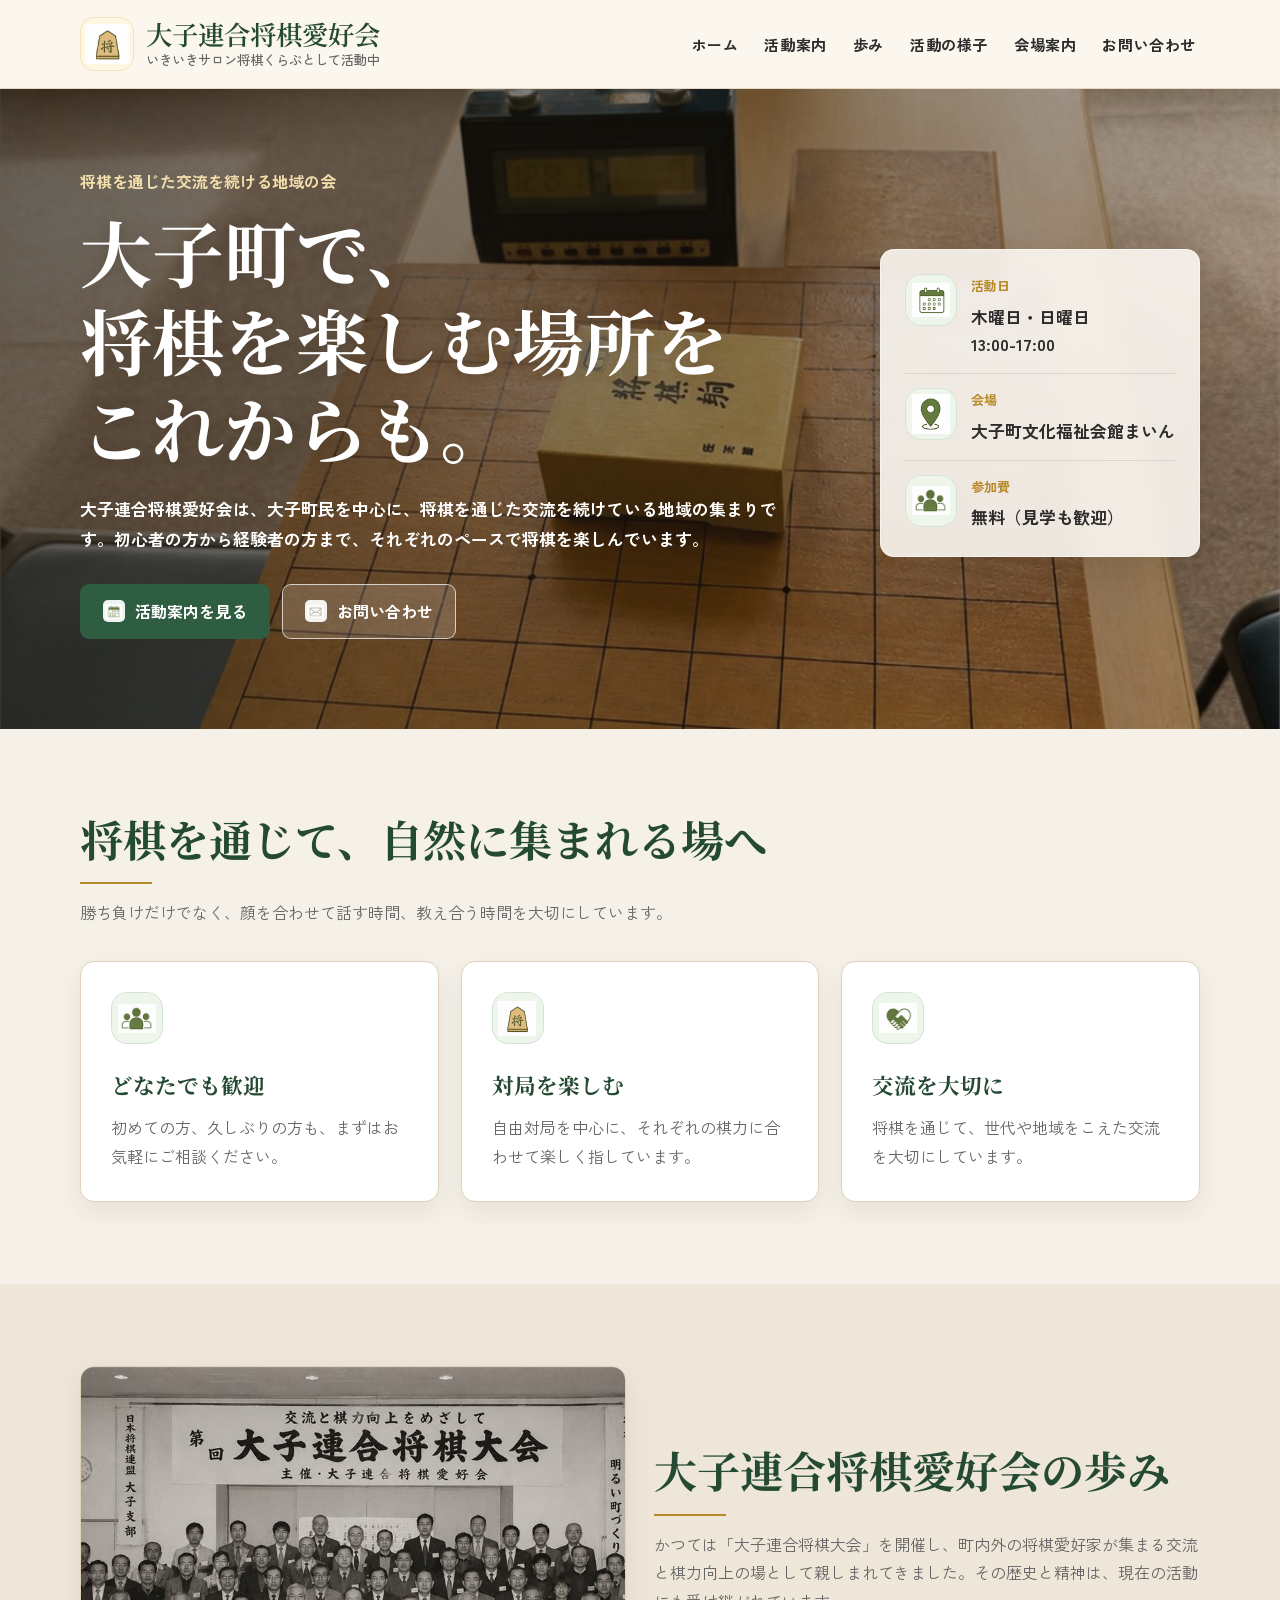
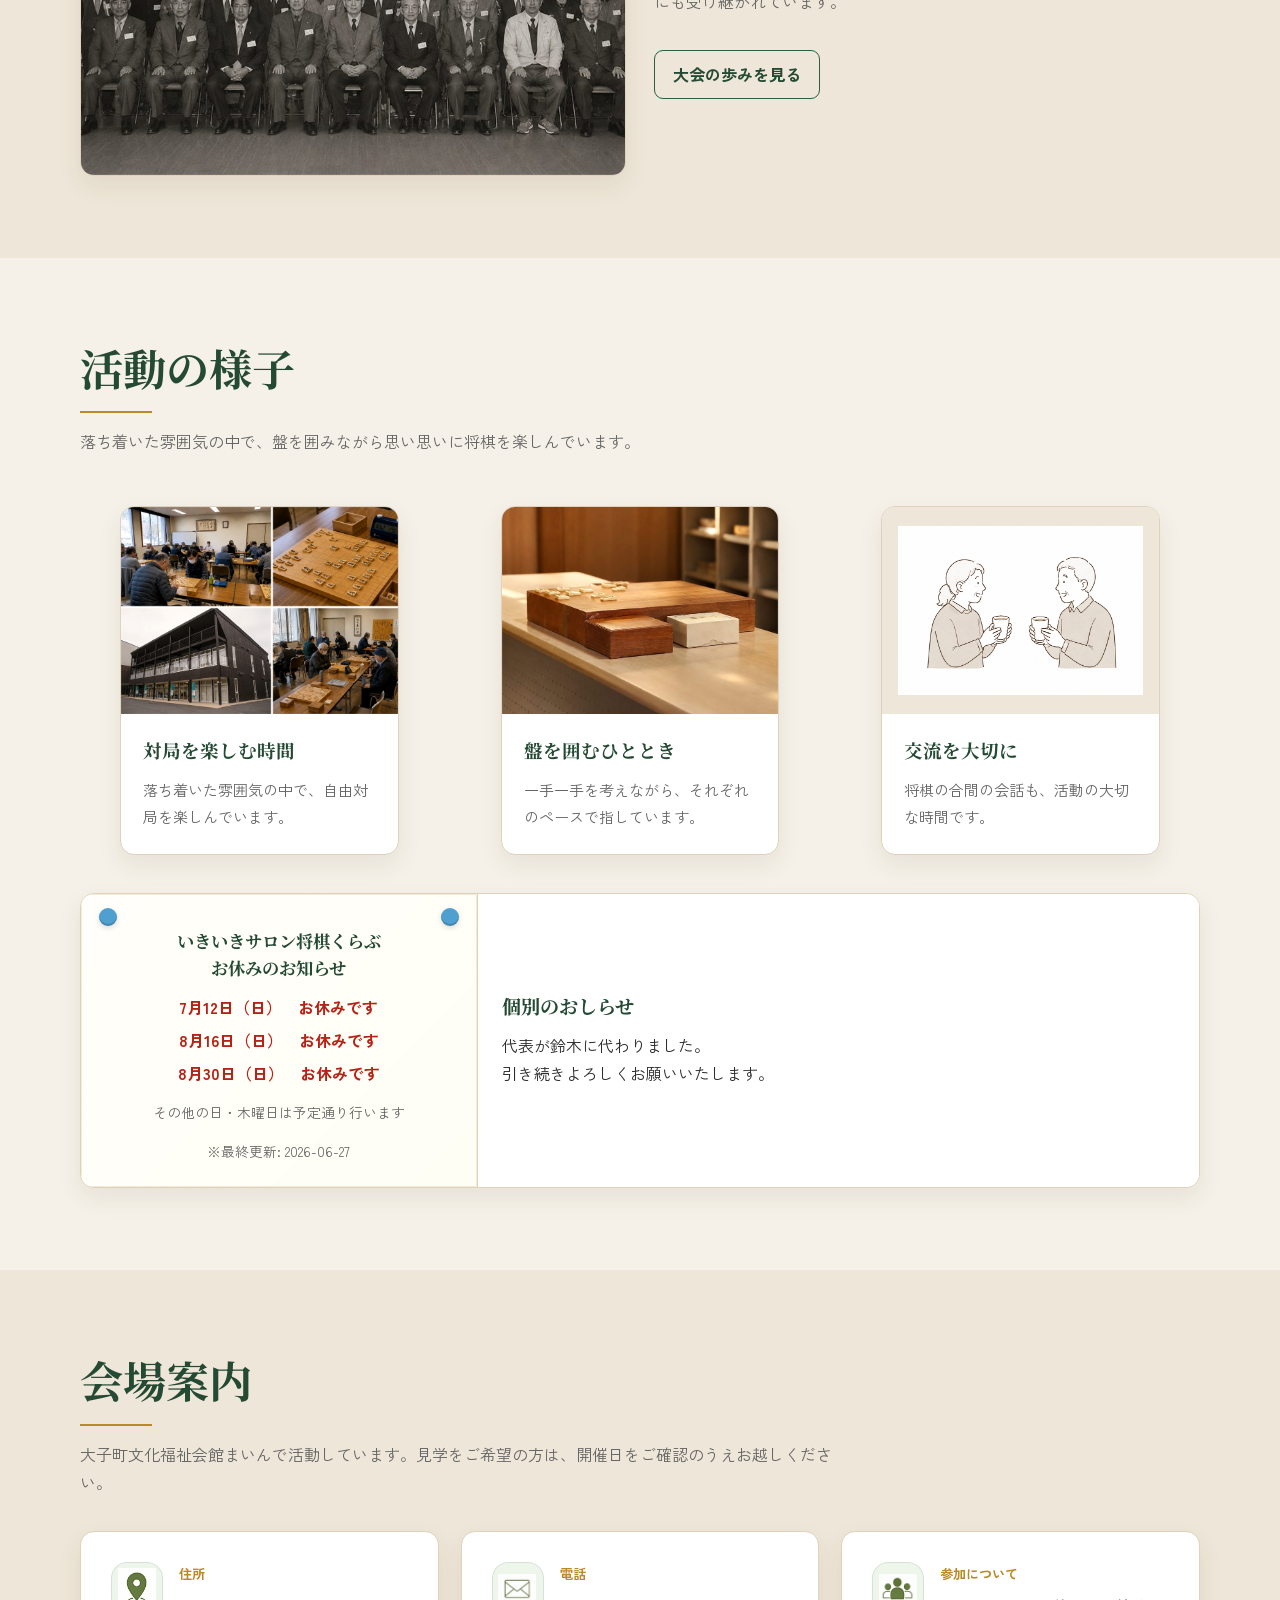
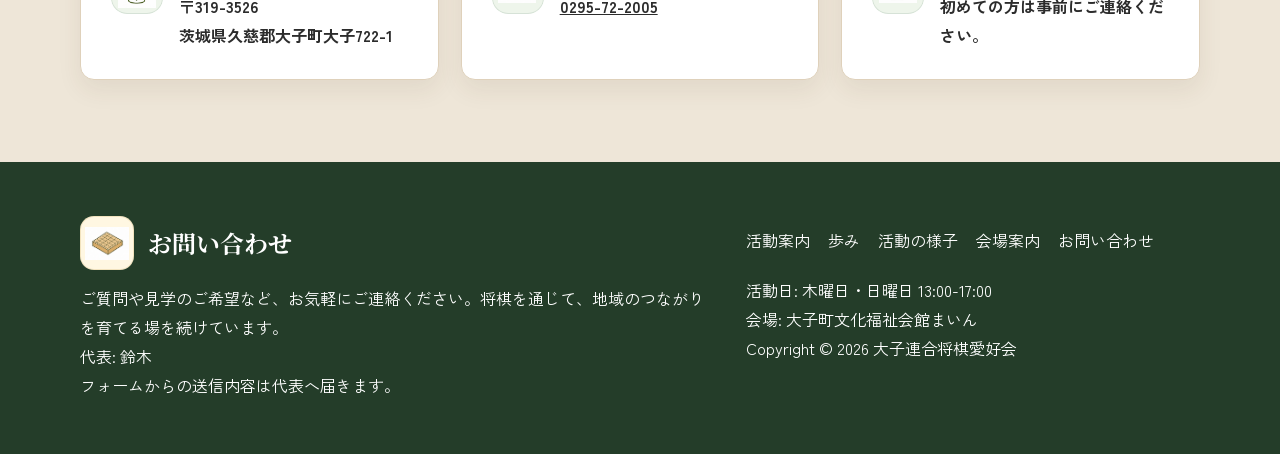
<file: index.html>
﻿<!DOCTYPE html>
<html lang="ja">
<head>
  <meta charset="UTF-8">
  <meta name="viewport" content="width=device-width, initial-scale=1.0">
  <title>大子連合将棋愛好会</title>
  <meta name="description" content="茨城県久慈郡大子町の地域で将棋を通じた交流を続ける大子連合将棋愛好会（いきいきサロン将棋くらぶ）の公式サイトです。">
  <meta name="keywords" content="大子町,将棋,大子連合将棋愛好会,いきいきサロン将棋くらぶ,茨城,まいん,大子町文化福祉会館">
  <meta property="og:title" content="大子連合将棋愛好会">
  <meta property="og:description" content="大子町で将棋を楽しむ地域の集まり。現在は、いきいきサロン将棋くらぶとして活動中です。">
  <meta property="og:type" content="website">
  <meta property="og:locale" content="ja_JP">
  <meta property="og:image" content="https://daigo-shogi.netlify.app/img/ogp.jpg">
  <meta property="og:image:width" content="1200">
  <meta property="og:image:height" content="630">
  <link rel="preconnect" href="https://fonts.googleapis.com">
  <link rel="preconnect" href="https://fonts.gstatic.com" crossorigin>
  <link href="https://fonts.googleapis.com/css2?family=Noto+Sans+JP:wght@400;700&family=Noto+Serif+JP:wght@500;700&family=Zen+Kaku+Gothic+New:wght@400;500;600;700&display=swap" rel="stylesheet">
  <link rel="canonical" href="https://daigo-shogi.netlify.app/">
  <link rel="stylesheet" href="css/style.css">
  <script type="application/ld+json">
{
  "@context": "https://schema.org",
  "@type": "SportsClub",
  "name": "大子連合将棋愛好会",
  "alternateName": "いきいきサロン将棋くらぶ",
  "description": "茨城県大子町で将棋を通じた交流を続ける地域の集まり。木曜日・日曜日に大子町文化福祉会館まいんで活動中。",
  "url": "https://daigo-shogi.netlify.app",
  "address": {
    "@type": "PostalAddress",
    "streetAddress": "大子722-1",
    "addressLocality": "大子町",
    "addressRegion": "茨城県",
    "postalCode": "319-3526",
    "addressCountry": "JP"
  },
  "geo": {
    "@type": "GeoCoordinates",
    "latitude": 36.7681,
    "longitude": 140.3514
  },
  "telephone": "0295-72-2005",
  "openingHoursSpecification": [
    {
      "@type": "OpeningHoursSpecification",
      "dayOfWeek": "Thursday",
      "opens": "13:00",
      "closes": "17:00"
    },
    {
      "@type": "OpeningHoursSpecification",
      "dayOfWeek": "Sunday",
      "opens": "13:00",
      "closes": "17:00"
    }
  ],
  "sameAs": [
    "https://x.com/shogi_daigo"
  ],
  "isAccessibleForFree": true
}
  </script>
</head>
<body>
  <header class="site-header">
    <div class="header-inner">
      <a class="brand" href="index.html">
        <span class="brand-mark icon-sprite icon-piece" aria-hidden="true"></span>
        <span class="brand-text">
          <span class="brand-name">大子連合将棋愛好会</span>
          <span class="brand-sub">いきいきサロン将棋くらぶとして活動中</span>
        </span>
      </a>
      <input class="nav-check" type="checkbox" id="nav-check" aria-label="メニューを開閉">
      <label class="nav-toggle" for="nav-check" aria-hidden="true">☰</label>
      <nav class="site-nav" aria-label="サイト内メニュー">
        <a href="index.html">ホーム</a>
        <a href="pages/activity.html">活動案内</a>
        <a href="pages/history.html">歩み</a>
        <a href="pages/gallery.html">活動の様子</a>
        <a href="pages/access.html">会場案内</a>
        <a href="pages/contact.html">お問い合わせ</a>
      </nav>
    </div>
  </header>

  <main>
    <section class="hero">
      <div class="hero-inner hero-layout">
        <div class="hero-copy">
          <p class="eyebrow">将棋を通じた交流を続ける地域の会</p>
          <h1>大子町で、<br>将棋を楽しむ場所を<br>これからも。</h1>
          <p class="hero-lead">大子連合将棋愛好会は、大子町民を中心に、将棋を通じた交流を続けている地域の集まりです。初心者の方から経験者の方まで、それぞれのペースで将棋を楽しんでいます。</p>
          <div class="hero-actions">
            <a class="button" href="pages/activity.html"><span class="button-icon icon-sprite icon-calendar" aria-hidden="true"></span>活動案内を見る</a>
            <a class="button secondary" href="pages/contact.html"><span class="button-icon icon-sprite icon-mail" aria-hidden="true"></span>お問い合わせ</a>
          </div>
        </div>
        <div class="hero-panel" aria-label="活動概要">
          <div class="hero-panel-row">
            <span class="panel-icon icon-sprite icon-calendar" aria-hidden="true"></span>
            <div><span class="label">活動日</span><strong>木曜日・日曜日<br>13:00-17:00</strong></div>
          </div>
          <div class="hero-panel-row">
            <span class="panel-icon icon-sprite icon-pin" aria-hidden="true"></span>
            <div><span class="label">会場</span><strong>大子町文化福祉会館まいん</strong></div>
          </div>
          <div class="hero-panel-row">
            <span class="panel-icon icon-sprite icon-people" aria-hidden="true"></span>
            <div><span class="label">参加費</span><strong>無料（見学も歓迎）</strong></div>
          </div>
        </div>
      </div>
    </section>

    <section class="section">
      <div class="container">
        <div class="section-head">
          <h2>将棋を通じて、自然に集まれる場へ</h2>
          <p>勝ち負けだけでなく、顔を合わせて話す時間、教え合う時間を大切にしています。</p>
        </div>
        <div class="feature-grid">
          <article class="feature-card">
            <div class="feature-icon icon-sprite icon-people" aria-hidden="true"></div>
            <h3>どなたでも歓迎</h3>
            <p>初めての方、久しぶりの方も、まずはお気軽にご相談ください。</p>
          </article>
          <article class="feature-card">
            <div class="feature-icon icon-sprite icon-piece" aria-hidden="true"></div>
            <h3>対局を楽しむ</h3>
            <p>自由対局を中心に、それぞれの棋力に合わせて楽しく指しています。</p>
          </article>
          <article class="feature-card">
            <div class="feature-icon icon-sprite icon-handshake" aria-hidden="true"></div>
            <h3>交流を大切に</h3>
            <p>将棋を通じて、世代や地域をこえた交流を大切にしています。</p>
          </article>
        </div>
      </div>
    </section>

    <section class="section alt">
      <div class="container split">
        <div class="image-frame">
          <img src="img/tournament.jpg" alt="大子連合将棋大会の集合写真イメージ">
        </div>
        <div>
          <div class="section-head">
            <h2>大子連合将棋愛好会の歩み</h2>
            <p>かつては「大子連合将棋大会」を開催し、町内外の将棋愛好家が集まる交流と棋力向上の場として親しまれてきました。その歴史と精神は、現在の活動にも受け継がれています。</p>
          </div>
          <a class="button compact" href="pages/history.html">大会の歩みを見る</a>
        </div>
      </div>
    </section>

    <section class="section">
      <div class="container">
        <div class="section-head">
          <h2>活動の様子</h2>
          <p>落ち着いた雰囲気の中で、盤を囲みながら思い思いに将棋を楽しんでいます。</p>
        </div>
        <div class="photo-grid">
          <figure class="photo-card">
            <img src="img/activity.jpg" alt="将棋の対局を楽しむ様子">
            <figcaption><strong>対局を楽しむ時間</strong><span>落ち着いた雰囲気の中で、自由対局を楽しんでいます。</span></figcaption>
          </figure>
          <figure class="photo-card">
            <img src="img/shogi_board1.jpg" alt="将棋盤と駒箱">
            <figcaption><strong>盤を囲むひととき</strong><span>一手一手を考えながら、それぞれのペースで指しています。</span></figcaption>
          </figure>
          <figure class="photo-card">
            <img src="img/drawing-sm.png" alt="お茶を持つ二人のイラスト">
            <figcaption><strong>交流を大切に</strong><span>将棋の合間の会話も、活動の大切な時間です。</span></figcaption>
          </figure>
          <article class="photo-card notice-photo">
            <div class="closed-days-board" data-schedule-board data-schedule-src="data/schedule.json">
              <p class="closed-days-title">いきいきサロン将棋くらぶ<br>お休みのお知らせ</p>
              <ul class="closed-days-list" data-schedule-list>
                <li>読み込み中です</li>
              </ul>
              <p class="closed-days-note" data-schedule-footer hidden></p>
              <p class="closed-days-note" data-schedule-updated hidden></p>
            </div>
            <div class="announcement-card" id="announcement-card">
              <h3>個別のおしらせ</h3>
              <p id="announcement-body">開催日の変更などは、活動案内ページで随時お知らせします。</p>
            </div>
          </article>
        </div>
      </div>
    </section>

    <section class="section alt">
      <div class="container">
        <div class="section-head">
          <h2>会場案内</h2>
          <p>大子町文化福祉会館まいんで活動しています。見学をご希望の方は、開催日をご確認のうえお越しください。</p>
        </div>
        <div class="summary-grid">
          <div class="summary-card"><span class="card-icon icon-sprite icon-pin" aria-hidden="true"></span><div><span class="label">住所</span>〒319-3526<br>茨城県久慈郡大子町大子722-1</div></div>
          <div class="summary-card"><span class="card-icon icon-sprite icon-mail" aria-hidden="true"></span><div><span class="label">電話</span><a href="tel:0295722005">0295-72-2005</a></div></div>
          <div class="summary-card"><span class="card-icon icon-sprite icon-people" aria-hidden="true"></span><div><span class="label">参加について</span>初めての方は事前にご連絡ください。</div></div>
        </div>
      </div>
    </section>
  </main>

  <footer class="site-footer">
    <div class="footer-inner">
      <div>
        <div class="footer-brand"><span class="brand-mark icon-sprite icon-board" aria-hidden="true"></span><h2>お問い合わせ</h2></div>
        <p>ご質問や見学のご希望など、お気軽にご連絡ください。将棋を通じて、地域のつながりを育てる場を続けています。</p>
        <p>代表: 鈴木</p>
        <p>フォームからの送信内容は代表へ届きます。</p>
      </div>
      <div>
        <nav class="footer-links" aria-label="フッターメニュー">
          <a href="pages/activity.html">活動案内</a>
          <a href="pages/history.html">歩み</a>
          <a href="pages/gallery.html">活動の様子</a>
          <a href="pages/access.html">会場案内</a>
          <a href="pages/contact.html">お問い合わせ</a>
        </nav>
        <p>活動日: 木曜日・日曜日 13:00-17:00</p>
        <p>会場: 大子町文化福祉会館まいん</p>
        <p>Copyright © 2026 大子連合将棋愛好会</p>
      </div>
    </div>
  </footer>
  <script src="js/schedule-notices.js" defer></script>
</body>
</html>
</file>
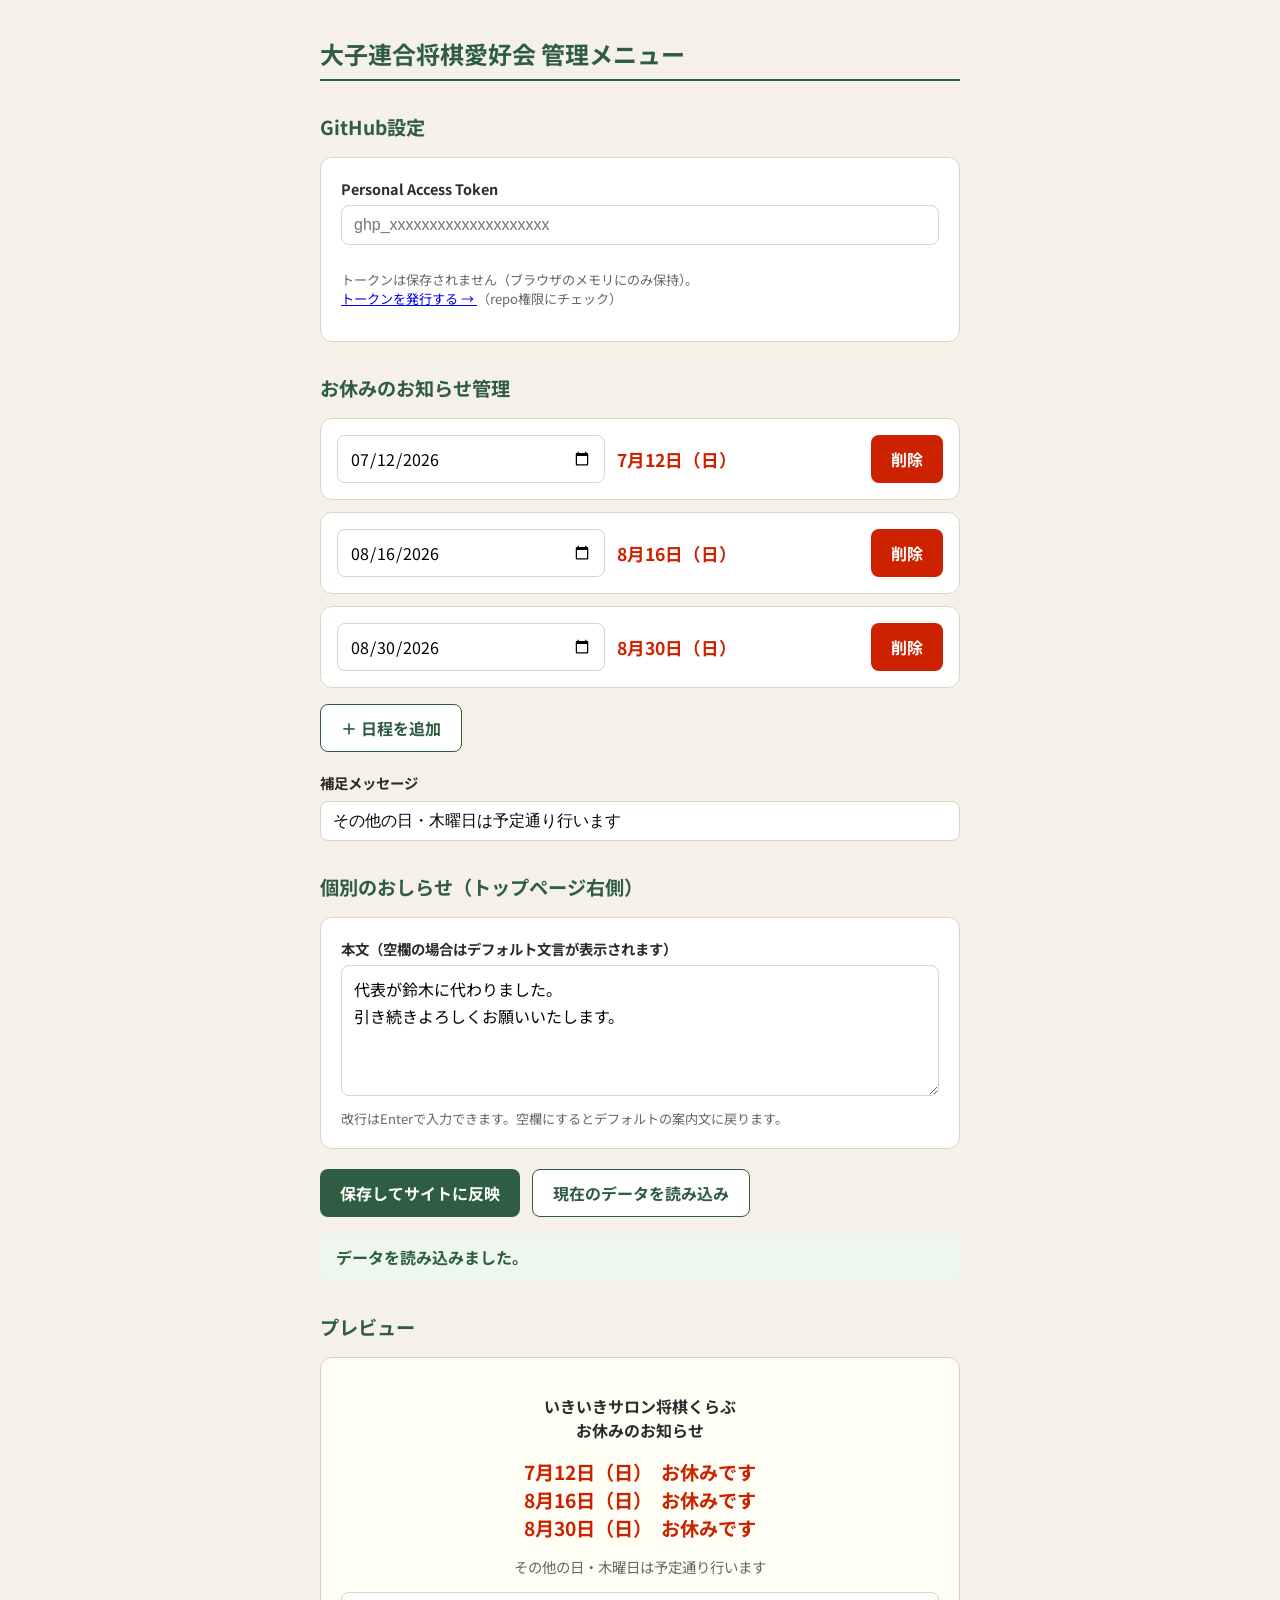
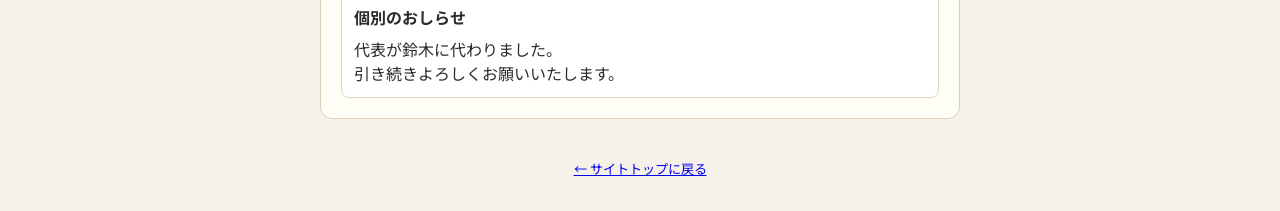
<file: admin.html>
<!DOCTYPE html>
<html lang="ja">
<head>
  <meta charset="UTF-8">
  <meta name="viewport" content="width=device-width, initial-scale=1.0">
  <meta name="robots" content="noindex, nofollow">
  <title>管理メニュー | 大子連合将棋愛好会</title>
  <link rel="preconnect" href="https://fonts.googleapis.com">
  <link rel="preconnect" href="https://fonts.gstatic.com" crossorigin>
  <link href="https://fonts.googleapis.com/css2?family=Noto+Sans+JP:wght@400;700&display=swap" rel="stylesheet">
  <style>
    * { box-sizing: border-box; }
    body {
      margin: 0;
      padding: 20px;
      font-family: 'Noto Sans JP', sans-serif;
      background: #f5f1e8;
      color: #2c2c2c;
    }
    .admin-container {
      max-width: 640px;
      margin: 0 auto;
    }
    h1 {
      color: #2f5d41;
      font-size: 1.5rem;
      border-bottom: 2px solid #2f5d41;
      padding-bottom: 8px;
    }
    h2 {
      color: #2f5d41;
      font-size: 1.2rem;
      margin-top: 32px;
    }
    .setup-section {
      background: #fff;
      border: 1px solid #dfd4c2;
      border-radius: 12px;
      padding: 20px;
      margin-bottom: 20px;
    }
    .setup-section label {
      display: block;
      font-weight: 700;
      margin-bottom: 6px;
      font-size: 0.9rem;
    }
    .setup-section input {
      width: 100%;
      padding: 10px 12px;
      border: 1px solid #dfd4c2;
      border-radius: 8px;
      font-size: 16px;
      margin-bottom: 12px;
    }
    .notice-item {
      background: #fff;
      border: 1px solid #dfd4c2;
      border-radius: 12px;
      padding: 16px;
      margin-bottom: 12px;
      display: flex;
      gap: 12px;
      align-items: center;
      flex-wrap: wrap;
    }
    .notice-item input {
      flex: 1;
      padding: 10px 12px;
      border: 1px solid #dfd4c2;
      border-radius: 8px;
      font-size: 16px;
    }
    .date-picker {
      width: 160px;
      flex: 0 0 160px;
      padding: 10px 12px;
      border: 1px solid #dfd4c2;
      border-radius: 8px;
      font-size: 16px;
      font-family: inherit;
    }
    .date-display {
      flex: 1;
      font-size: 1.1rem;
      font-weight: 700;
      color: #cc2200;
      min-width: 0;
    }
    .btn {
      min-height: 48px;
      padding: 10px 20px;
      border: none;
      border-radius: 8px;
      font-family: inherit;
      font-size: 1rem;
      font-weight: 700;
      cursor: pointer;
    }
    .btn-primary { background: #2f5d41; color: #fff; }
    .btn-primary:hover { background: #244a33; }
    .btn-danger { background: #cc2200; color: #fff; }
    .btn-danger:hover { background: #a01b00; }
    .btn-secondary { background: #fff; color: #2f5d41; border: 1px solid #2f5d41; }
    .btn-row { display: flex; gap: 12px; flex-wrap: wrap; margin-top: 16px; }
    .status {
      margin-top: 16px;
      padding: 12px 16px;
      border-radius: 8px;
      font-weight: 700;
      display: none;
    }
    .status.success { display: block; background: #edf7ed; color: #2f5d41; }
    .status.error { display: block; background: #fdecea; color: #cc2200; }
    .status.loading { display: block; background: #fff8e1; color: #8b6914; }
    .preview {
      background: #fffef5;
      border: 1px solid #ddd2b8;
      border-radius: 12px;
      padding: 20px;
      margin-top: 16px;
      text-align: center;
    }
    .preview li {
      color: #cc2200;
      font-size: 1.2rem;
      font-weight: 700;
      list-style: none;
    }
    .preview ul { padding: 0; margin: 8px 0; }
    .footer-note-input {
      width: 100%;
      padding: 10px 12px;
      border: 1px solid #dfd4c2;
      border-radius: 8px;
      font-size: 16px;
      margin-top: 8px;
    }
    .announcement-input {
      width: 100%;
      padding: 10px 12px;
      border: 1px solid #dfd4c2;
      border-radius: 8px;
      font-size: 16px;
      font-family: inherit;
      line-height: 1.7;
      resize: vertical;
    }
    .help-text {
      margin: 8px 0 0;
      color: #666;
      font-size: 0.82rem;
    }
    .preview-announcement-box {
      margin-top: 12px;
      padding: 12px;
      background: #fff;
      border: 1px solid #dfd4c2;
      border-radius: 8px;
      text-align: left;
    }
    .preview-announcement-box p {
      margin: 8px 0 0;
      white-space: pre-line;
    }
    @media (max-width: 480px) {
      .date-picker {
        width: 100%;
        flex: 1 1 100%;
      }
      .date-display {
        flex: 1 1 100%;
        text-align: center;
      }
    }
  </style>
</head>
<body>
  <div class="admin-container">
    <h1>大子連合将棋愛好会 管理メニュー</h1>

    <h2>GitHub設定</h2>
    <div class="setup-section">
      <label>Personal Access Token</label>
      <input type="password" id="github-token" placeholder="ghp_xxxxxxxxxxxxxxxxxxxx">
      <p style="font-size:0.82rem; color:#666;">
        トークンは保存されません（ブラウザのメモリにのみ保持）。<br>
        <a href="https://github.com/settings/tokens/new?scopes=repo&description=daigo-shogi-admin" target="_blank" rel="noopener">
          トークンを発行する →
        </a>（repo権限にチェック）
      </p>
    </div>

    <h2>お休みのお知らせ管理</h2>

    <div id="notices-list"></div>

    <div class="btn-row">
      <button class="btn btn-secondary" onclick="addNotice()">＋ 日程を追加</button>
    </div>

    <label style="display:block; margin-top:20px; font-weight:700; font-size:0.9rem;">補足メッセージ</label>
    <input type="text" class="footer-note-input" id="footer-note" value="その他の日・木曜日は予定通り行います">

    <h2>個別のおしらせ（トップページ右側）</h2>
    <div class="setup-section">
      <label>本文（空欄の場合はデフォルト文言が表示されます）</label>
      <textarea id="announcement-input" class="announcement-input" rows="4" placeholder="例：代表が鈴木に変わりました。&#10;引き続きよろしくお願いします。" oninput="updatePreview()"></textarea>
      <p class="help-text">改行はEnterで入力できます。空欄にするとデフォルトの案内文に戻ります。</p>
    </div>

    <div class="btn-row">
      <button class="btn btn-primary" onclick="saveSchedule()">保存してサイトに反映</button>
      <button class="btn btn-secondary" onclick="loadSchedule()">現在のデータを読み込み</button>
    </div>

    <div id="status" class="status"></div>

    <h2>プレビュー</h2>
    <div class="preview" id="preview">
      <p><strong>いきいきサロン将棋くらぶ<br>お休みのお知らせ</strong></p>
      <ul id="preview-list"></ul>
      <p id="preview-footer" style="color:#666; font-size:0.9rem;"></p>
      <div class="preview-announcement-box">
        <strong>個別のおしらせ</strong>
        <p id="preview-announcement"></p>
      </div>
    </div>

    <p style="margin-top:40px; font-size:0.82rem; color:#999; text-align:center;">
      <a href="index.html">← サイトトップに戻る</a>
    </p>
  </div>

  <script>
    const REPO_OWNER = 'daigo-shogi';
    const REPO_NAME = 'daigo-shogi';
    const FILE_PATH = 'data/schedule.json';
    const BRANCH = 'main';
    const WEEKDAYS = ['日', '月', '火', '水', '木', '金', '土'];

    let notices = [];
    let currentSha = null;

    window.addEventListener('DOMContentLoaded', loadSchedule);

    function getToken() {
      return document.getElementById('github-token').value.trim();
    }

    function setStatus(msg, type) {
      const el = document.getElementById('status');
      el.textContent = msg;
      el.className = 'status ' + type;
    }

    async function loadSchedule() {
      setStatus('読み込み中...', 'loading');
      try {
        const localRes = await fetch('data/schedule.json?' + Date.now());
        if (localRes.ok) {
          const data = await localRes.json();
          notices = (data.notices || []).map(function(n) {
            return {
              date: n.date || '',
              note: n.note || 'お休みです',
              iso: n.iso || ''
            };
          });
          document.getElementById('footer-note').value = data.footer_note || '';
          document.getElementById('announcement-input').value = data.announcement || '';
          renderNotices();
          updatePreview();
          setStatus('データを読み込みました。', 'success');
        }

        const token = getToken();
        if (token) {
          const ghRes = await fetch(
            'https://api.github.com/repos/' + REPO_OWNER + '/' + REPO_NAME + '/contents/' + FILE_PATH + '?ref=' + BRANCH,
            { headers: { 'Authorization': 'Bearer ' + token } }
          );
          if (ghRes.ok) {
            const ghData = await ghRes.json();
            currentSha = ghData.sha;
          }
        }
      } catch (e) {
        setStatus('読み込みエラー: ' + e.message, 'error');
      }
    }

    function formatDateJP(dateStr) {
      const d = new Date(dateStr + 'T00:00:00');
      const month = d.getMonth() + 1;
      const day = d.getDate();
      const weekday = WEEKDAYS[d.getDay()];
      return month + '月' + day + '日（' + weekday + '）';
    }

    function renderNotices() {
      const container = document.getElementById('notices-list');
      container.innerHTML = notices.map(function(n, i) {
        const isoVal = n.iso || '';
        return '<div class="notice-item">' +
          '<input type="date" class="date-picker" value="' + isoVal + '" onchange="updateNoticeFromDate(' + i + ',this.value)">' +
          '<span class="date-display">' + (n.date || '日付を選択') + '</span>' +
          '<button class="btn btn-danger" onclick="removeNotice(' + i + ')">削除</button>' +
          '</div>';
      }).join('');
    }

    function addNotice() {
      notices.push({ date: '', note: 'お休みです', iso: '' });
      renderNotices();
      updatePreview();
      const pickers = document.querySelectorAll('.date-picker');
      if (pickers.length > 0) {
        const picker = pickers[pickers.length - 1];
        picker.focus();
        if (typeof picker.showPicker === 'function') {
          picker.showPicker();
        }
      }
    }

    function removeNotice(i) {
      notices.splice(i, 1);
      renderNotices();
      updatePreview();
    }

    function updateNoticeFromDate(index, isoDate) {
      if (!isoDate) return;
      const formatted = formatDateJP(isoDate);
      notices[index].date = formatted;
      notices[index].iso = isoDate;
      renderNotices();
      updatePreview();
    }

    function updatePreview() {
      const list = document.getElementById('preview-list');
      const footer = document.getElementById('preview-footer');
      const annText = document.getElementById('announcement-input').value;
      const annPreview = document.getElementById('preview-announcement');
      if (notices.length === 0) {
        list.innerHTML = '<li style="color:#2f5d41">現在、お休みの予定はありません。</li>';
      } else {
        list.innerHTML = notices
          .filter(function(n) { return n.date; })
          .map(function(n) { return '<li>' + n.date + '　' + (n.note || 'お休みです') + '</li>'; })
          .join('');
      }
      footer.textContent = document.getElementById('footer-note').value;
      annPreview.textContent = annText || '開催日の変更などは、活動案内ページで随時お知らせします。';
    }

    async function saveSchedule() {
      const token = getToken();
      if (!token) {
        setStatus('GitHub Tokenを入力してください。', 'error');
        return;
      }

      setStatus('保存中...', 'loading');

      const scheduleData = {
        notices: notices.filter(function(n) { return n.date; }).map(function(n) {
          return { date: n.date, note: n.note || 'お休みです', iso: n.iso || '' };
        }),
        footer_note: document.getElementById('footer-note').value,
        announcement: document.getElementById('announcement-input').value,
        last_updated: new Date().toISOString().slice(0, 10)
      };

      const content = btoa(unescape(encodeURIComponent(JSON.stringify(scheduleData, null, 2))));

      try {
        if (!currentSha) {
          const shaRes = await fetch(
            'https://api.github.com/repos/' + REPO_OWNER + '/' + REPO_NAME + '/contents/' + FILE_PATH + '?ref=' + BRANCH,
            { headers: { 'Authorization': 'Bearer ' + token } }
          );
          if (shaRes.ok) {
            const shaData = await shaRes.json();
            currentSha = shaData.sha;
          }
        }

        const body = {
          message: 'お休み日程を更新 (' + new Date().toLocaleDateString('ja-JP') + ')',
          content: content,
          branch: BRANCH
        };
        if (currentSha) {
          body.sha = currentSha;
        }

        const res = await fetch(
          'https://api.github.com/repos/' + REPO_OWNER + '/' + REPO_NAME + '/contents/' + FILE_PATH,
          {
            method: 'PUT',
            headers: {
              'Authorization': 'Bearer ' + token,
              'Content-Type': 'application/json'
            },
            body: JSON.stringify(body)
          }
        );

        if (res.ok) {
          const result = await res.json();
          currentSha = result.content.sha;
          setStatus('保存完了！30秒ほどでサイトに反映されます。', 'success');
        } else {
          const err = await res.json();
          setStatus('保存エラー: ' + (err.message || res.status), 'error');
        }
      } catch (e) {
        setStatus('通信エラー: ' + e.message, 'error');
      }
    }

    window.addNotice = addNotice;
    window.removeNotice = removeNotice;
    window.updateNoticeFromDate = updateNoticeFromDate;
    window.saveSchedule = saveSchedule;
    window.loadSchedule = loadSchedule;

    document.getElementById('footer-note').addEventListener('input', updatePreview);
  </script>
</body>
</html>
</file>
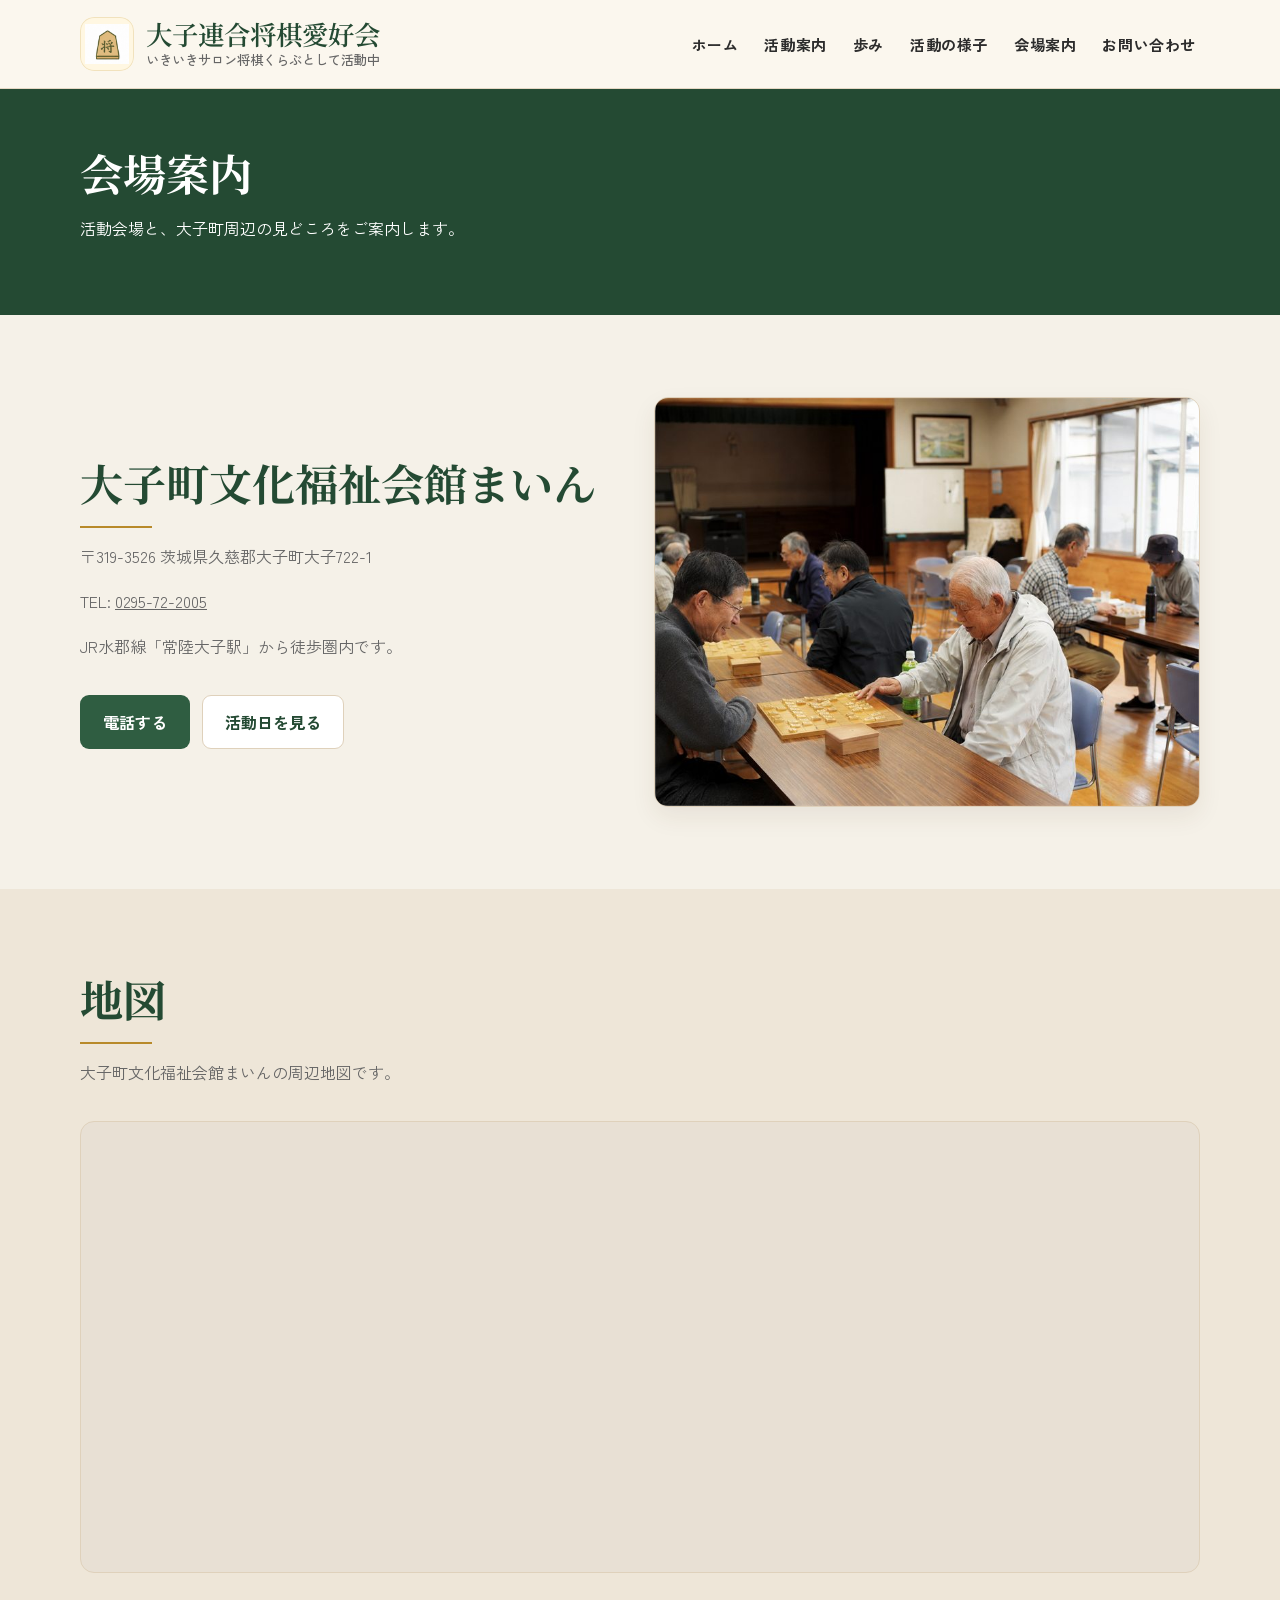
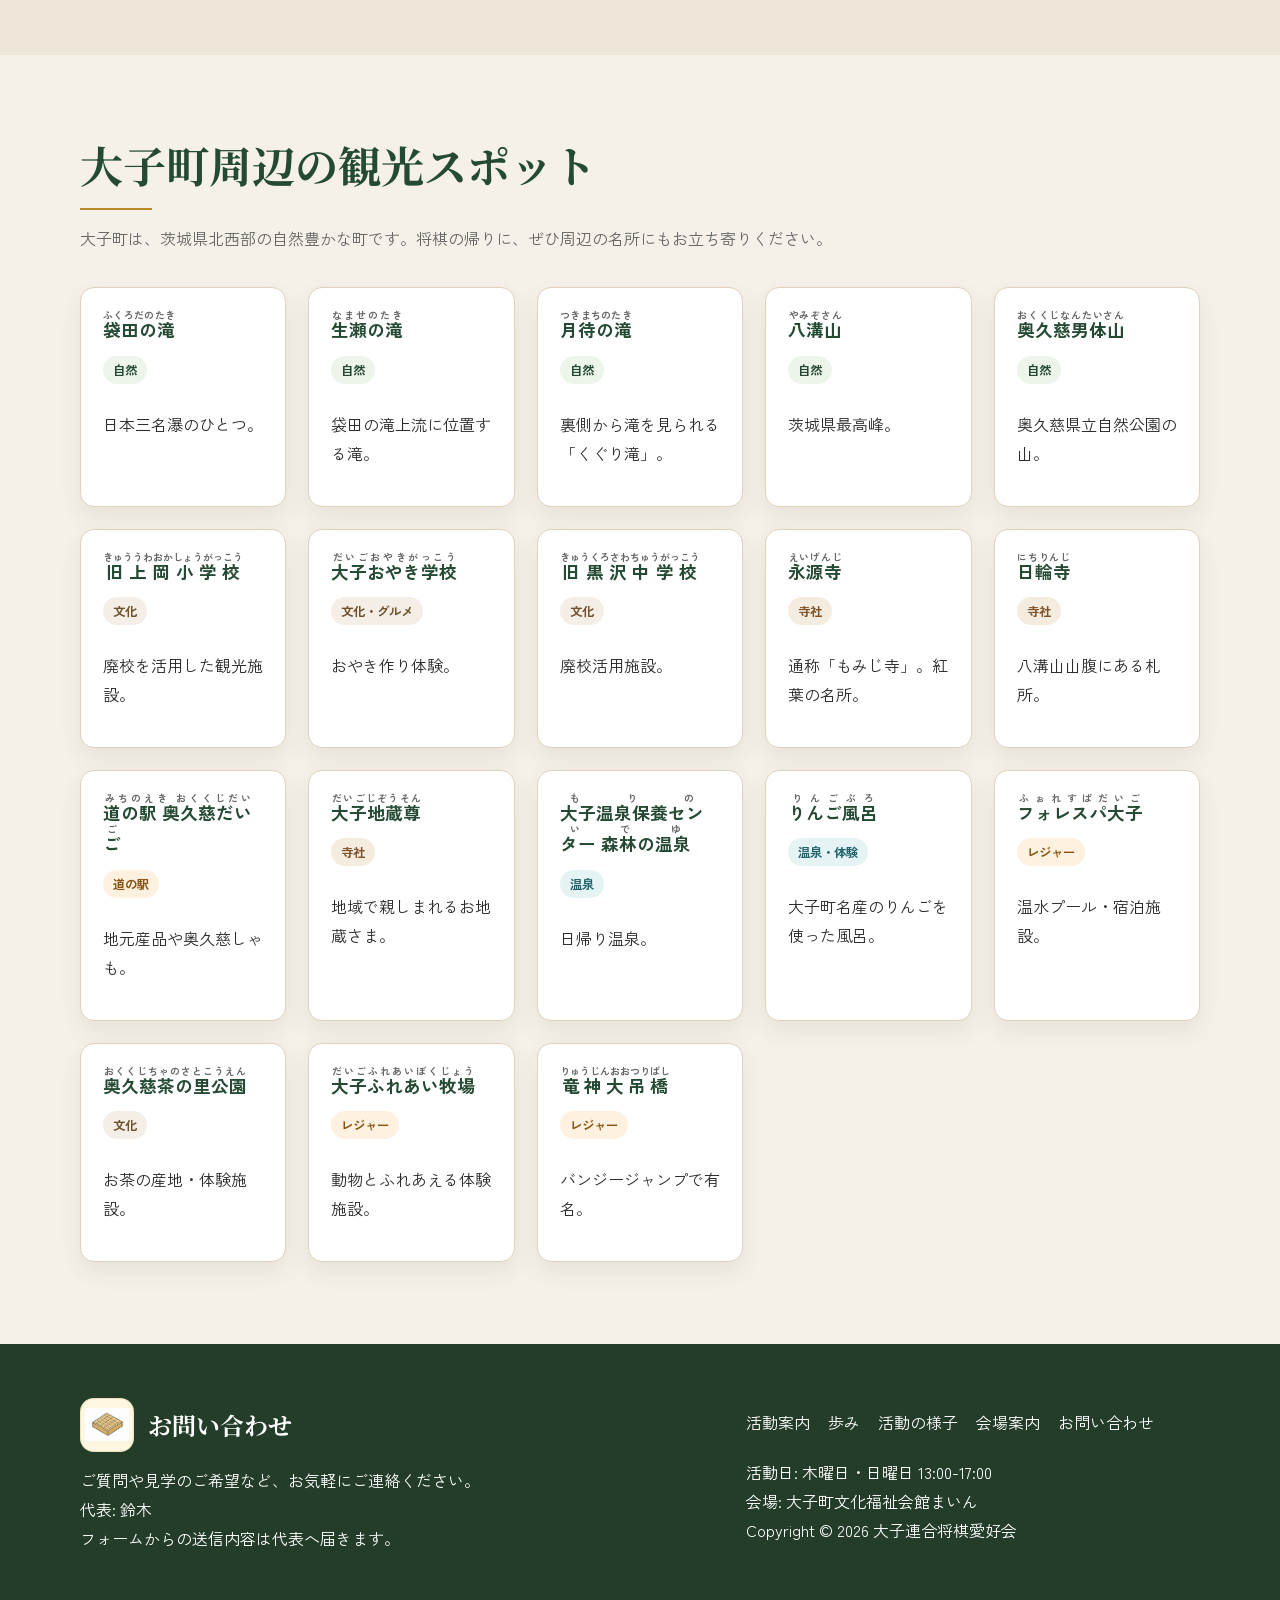
<file: pages/access.html>
﻿<!DOCTYPE html>
<html lang="ja">
<head>
  <meta charset="UTF-8">
  <meta name="viewport" content="width=device-width, initial-scale=1.0">
  <title>会場案内 | 大子連合将棋愛好会</title>
  <meta name="description" content="大子連合将棋愛好会の会場、大子町文化福祉会館まいんへのアクセスと周辺観光スポットを紹介します。">
  <meta name="keywords" content="大子町,将棋,大子連合将棋愛好会,いきいきサロン将棋くらぶ,袋田の滝,生瀬の滝,月待の滝,八溝山,永源寺,もみじ寺,日輪寺,道の駅奥久慈だいご,大子温泉,りんご風呂,フォレスパ大子">
  <meta property="og:title" content="会場案内 | 大子連合将棋愛好会">
  <meta property="og:description" content="会場は大子町文化福祉会館まいん。将棋の帰りに立ち寄れる大子町周辺の観光スポットも紹介します。">
  <meta property="og:type" content="website">
  <meta property="og:locale" content="ja_JP">
  <meta property="og:image" content="https://daigo-shogi.netlify.app/img/ogp.jpg">
  <meta property="og:image:width" content="1200">
  <meta property="og:image:height" content="630">
  <link rel="preconnect" href="https://fonts.googleapis.com">
  <link rel="preconnect" href="https://fonts.gstatic.com" crossorigin>
  <link href="https://fonts.googleapis.com/css2?family=Noto+Sans+JP:wght@400;700&family=Noto+Serif+JP:wght@500;700&family=Zen+Kaku+Gothic+New:wght@400;500;600;700&display=swap" rel="stylesheet">
  <link rel="canonical" href="https://daigo-shogi.netlify.app/pages/access.html">
  <link rel="stylesheet" href="../css/style.css">
</head>
<body>
  <header class="site-header">
    <div class="header-inner">
      <a class="brand" href="../index.html"><span class="brand-mark icon-sprite icon-piece" aria-hidden="true"></span><span class="brand-text"><span class="brand-name">大子連合将棋愛好会</span><span class="brand-sub">いきいきサロン将棋くらぶとして活動中</span></span></a>
      <input class="nav-check" type="checkbox" id="nav-check" aria-label="メニューを開閉">
      <label class="nav-toggle" for="nav-check" aria-hidden="true">☰</label>
      <nav class="site-nav" aria-label="サイト内メニュー"><a href="../index.html">ホーム</a><a href="activity.html">活動案内</a><a href="history.html">歩み</a><a href="gallery.html">活動の様子</a><a href="access.html">会場案内</a><a href="contact.html">お問い合わせ</a></nav>
    </div>
  </header>
  <main>
    <section class="page-hero"><div class="page-title"><h1>会場案内</h1><p>活動会場と、大子町周辺の見どころをご案内します。</p></div></section>
    <section class="section">
      <div class="container split">
        <div>
          <div class="section-head">
            <h2>大子町文化福祉会館まいん</h2>
            <p>〒319-3526 茨城県久慈郡大子町大子722-1</p>
            <p>TEL: <a href="tel:0295722005">0295-72-2005</a></p>
            <p>JR水郡線「常陸大子駅」から徒歩圏内です。</p>
          </div>
          <div class="button-row"><a class="button" href="tel:0295722005">電話する</a><a class="button light" href="activity.html">活動日を見る</a></div>
        </div>
        <div class="image-frame"><img src="../img/game.jpg" alt="大子町周辺と将棋のイメージ"></div>
      </div>
    </section>
    <section class="section alt">
      <div class="container">
        <div class="section-head"><h2>地図</h2><p>大子町文化福祉会館まいんの周辺地図です。</p></div>
        <div class="map-wrap"><iframe title="大子町文化福祉会館まいんの地図" loading="lazy" src="https://maps.google.com/maps?q=%E8%8C%A8%E5%9F%8E%E7%9C%8C%E4%B9%85%E6%85%88%E9%83%A1%E5%A4%A7%E5%AD%90%E7%94%BA%E5%A4%A7%E5%AD%90722-1&output=embed"></iframe></div>
      </div>
    </section>
    <section class="section">
      <div class="container">
        <div class="section-head">
          <h2>大子町周辺の観光スポット</h2>
          <p>大子町は、茨城県北西部の自然豊かな町です。将棋の帰りに、ぜひ周辺の名所にもお立ち寄りください。</p>
        </div>
        <div class="spot-grid">
          <article class="spot-card"><ruby>袋田の滝<rt>ふくろだのたき</rt></ruby><br><span class="badge">自然</span><p>日本三名瀑のひとつ。</p></article>
          <article class="spot-card"><ruby>生瀬の滝<rt>なませのたき</rt></ruby><br><span class="badge">自然</span><p>袋田の滝上流に位置する滝。</p></article>
          <article class="spot-card"><ruby>月待の滝<rt>つきまちのたき</rt></ruby><br><span class="badge">自然</span><p>裏側から滝を見られる「くぐり滝」。</p></article>
          <article class="spot-card"><ruby>八溝山<rt>やみぞさん</rt></ruby><br><span class="badge">自然</span><p>茨城県最高峰。</p></article>
          <article class="spot-card"><ruby>奥久慈男体山<rt>おくくじなんたいさん</rt></ruby><br><span class="badge">自然</span><p>奥久慈県立自然公園の山。</p></article>
          <article class="spot-card"><ruby>旧上岡小学校<rt>きゅううわおかしょうがっこう</rt></ruby><br><span class="badge culture">文化</span><p>廃校を活用した観光施設。</p></article>
          <article class="spot-card"><ruby>大子おやき学校<rt>だいごおやきがっこう</rt></ruby><br><span class="badge culture">文化・グルメ</span><p>おやき作り体験。</p></article>
          <article class="spot-card"><ruby>旧黒沢中学校<rt>きゅうくろさわちゅうがっこう</rt></ruby><br><span class="badge culture">文化</span><p>廃校活用施設。</p></article>
          <article class="spot-card"><ruby>永源寺<rt>えいげんじ</rt></ruby><br><span class="badge temple">寺社</span><p>通称「もみじ寺」。紅葉の名所。</p></article>
          <article class="spot-card"><ruby>日輪寺<rt>にちりんじ</rt></ruby><br><span class="badge temple">寺社</span><p>八溝山山腹にある札所。</p></article>
          <article class="spot-card"><ruby>道の駅 奥久慈だいご<rt>みちのえき おくくじだいご</rt></ruby><br><span class="badge leisure">道の駅</span><p>地元産品や奥久慈しゃも。</p></article>
          <article class="spot-card"><ruby>大子地蔵尊<rt>だいごじぞうそん</rt></ruby><br><span class="badge temple">寺社</span><p>地域で親しまれるお地蔵さま。</p></article>
          <article class="spot-card"><ruby>大子温泉保養センター 森林の温泉<rt>もりのいでゆ</rt></ruby><br><span class="badge spa">温泉</span><p>日帰り温泉。</p></article>
          <article class="spot-card"><ruby>りんご風呂<rt>りんごぶろ</rt></ruby><br><span class="badge spa">温泉・体験</span><p>大子町名産のりんごを使った風呂。</p></article>
          <article class="spot-card"><ruby>フォレスパ大子<rt>ふぉれすぱだいご</rt></ruby><br><span class="badge leisure">レジャー</span><p>温水プール・宿泊施設。</p></article>
          <article class="spot-card"><ruby>奥久慈茶の里公園<rt>おくくじちゃのさとこうえん</rt></ruby><br><span class="badge culture">文化</span><p>お茶の産地・体験施設。</p></article>
          <article class="spot-card"><ruby>大子ふれあい牧場<rt>だいごふれあいぼくじょう</rt></ruby><br><span class="badge leisure">レジャー</span><p>動物とふれあえる体験施設。</p></article>
          <article class="spot-card"><ruby>竜神大吊橋<rt>りゅうじんおおつりばし</rt></ruby><br><span class="badge leisure">レジャー</span><p>バンジージャンプで有名。</p></article>
        </div>
      </div>
    </section>
  </main>
  <footer class="site-footer">
    <div class="footer-inner">
      <div>
        <div class="footer-brand">
          <span class="brand-mark icon-sprite icon-board" aria-hidden="true"></span>
          <h2>お問い合わせ</h2>
        </div>
        <p>ご質問や見学のご希望など、お気軽にご連絡ください。</p>
        <p>代表: 鈴木</p>
        <p>フォームからの送信内容は代表へ届きます。</p>
      </div>
      <div>
        <nav class="footer-links" aria-label="フッターメニュー">
          <a href="activity.html">活動案内</a>
          <a href="history.html">歩み</a>
          <a href="gallery.html">活動の様子</a>
          <a href="access.html">会場案内</a>
          <a href="contact.html">お問い合わせ</a>
        </nav>
        <p>活動日: 木曜日・日曜日 13:00-17:00</p>
        <p>会場: 大子町文化福祉会館まいん</p>
        <p>Copyright © 2026 大子連合将棋愛好会</p>
      </div>
    </div>
  </footer>
</body>
</html>
</file>
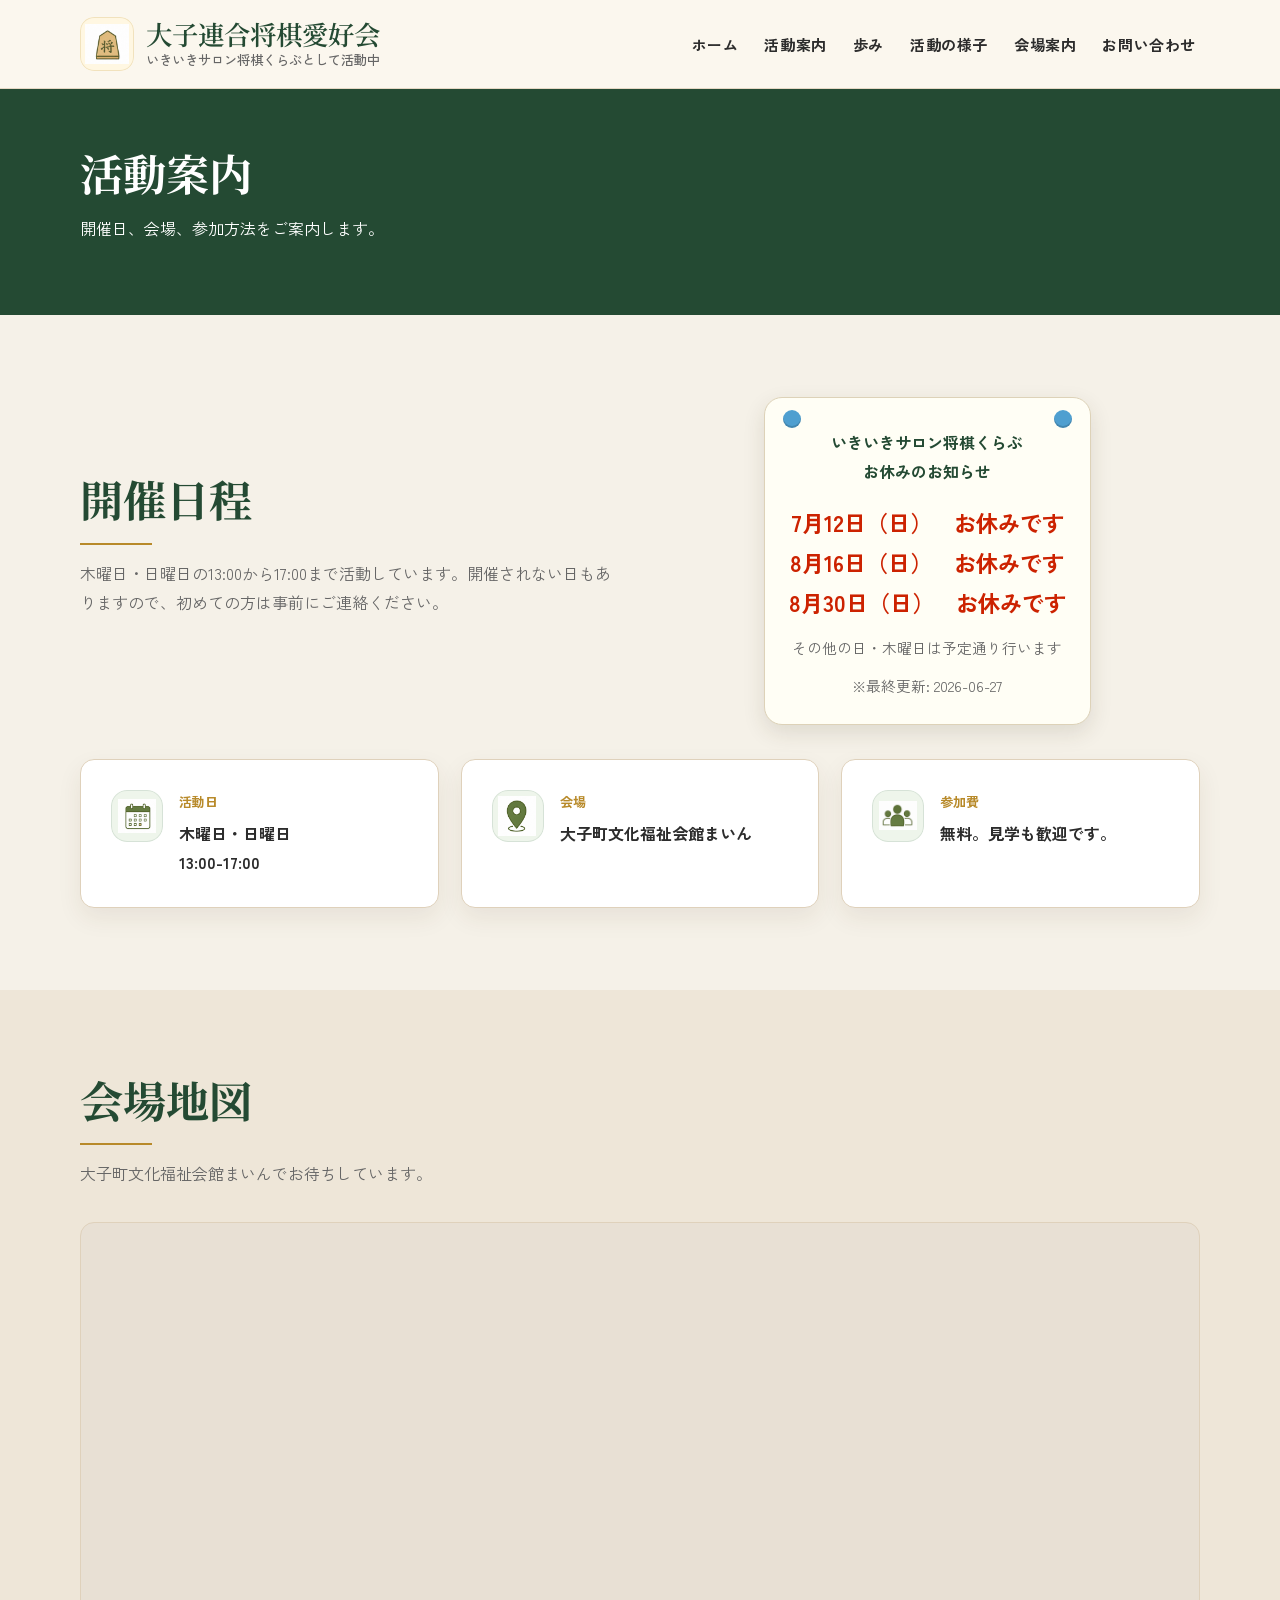
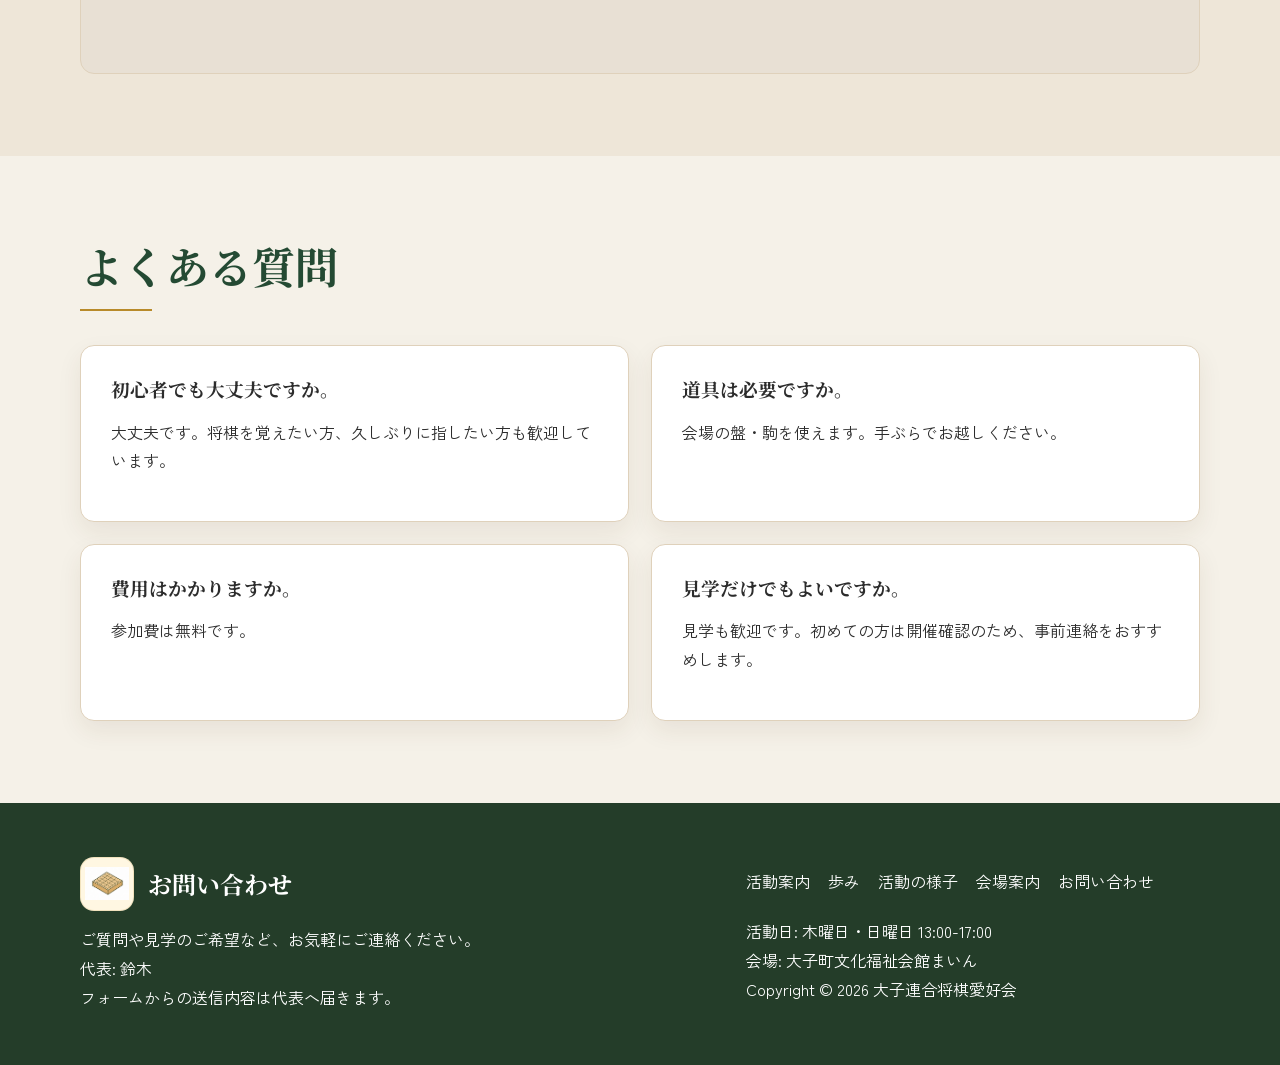
<file: pages/activity.html>
﻿<!DOCTYPE html>
<html lang="ja">
<head>
  <meta charset="UTF-8">
  <meta name="viewport" content="width=device-width, initial-scale=1.0">
  <title>活動案内 | 大子連合将棋愛好会</title>
  <meta name="description" content="大子連合将棋愛好会（いきいきサロン将棋くらぶ）の活動日、会場、参加方法をご案内します。">
  <link rel="preconnect" href="https://fonts.googleapis.com">
  <link rel="preconnect" href="https://fonts.gstatic.com" crossorigin>
  <link href="https://fonts.googleapis.com/css2?family=Noto+Sans+JP:wght@400;700&family=Noto+Serif+JP:wght@500;700&family=Zen+Kaku+Gothic+New:wght@400;500;600;700&display=swap" rel="stylesheet">
  <link rel="canonical" href="https://daigo-shogi.netlify.app/pages/activity.html">
  <meta property="og:image" content="https://daigo-shogi.netlify.app/img/ogp.jpg">
  <meta property="og:image:width" content="1200">
  <meta property="og:image:height" content="630">
  <link rel="stylesheet" href="../css/style.css">
</head>
<body>
  <header class="site-header">
    <div class="header-inner">
      <a class="brand" href="../index.html"><span class="brand-mark icon-sprite icon-piece" aria-hidden="true"></span><span class="brand-text"><span class="brand-name">大子連合将棋愛好会</span><span class="brand-sub">いきいきサロン将棋くらぶとして活動中</span></span></a>
      <input class="nav-check" type="checkbox" id="nav-check" aria-label="メニューを開閉">
      <label class="nav-toggle" for="nav-check" aria-hidden="true">☰</label>
      <nav class="site-nav" aria-label="サイト内メニュー">
        <a href="../index.html">ホーム</a><a href="activity.html">活動案内</a><a href="history.html">歩み</a><a href="gallery.html">活動の様子</a><a href="access.html">会場案内</a><a href="contact.html">お問い合わせ</a>
      </nav>
    </div>
  </header>
  <main>
    <section class="page-hero"><div class="page-title"><h1>活動案内</h1><p>開催日、会場、参加方法をご案内します。</p></div></section>
    <section class="section">
      <div class="container split">
        <div>
          <div class="section-head">
            <h2>開催日程</h2>
            <p>木曜日・日曜日の13:00から17:00まで活動しています。開催されない日もありますので、初めての方は事前にご連絡ください。</p>
          </div>
        </div>
        <div class="notice-card" id="notice-card" data-schedule-board data-schedule-src="../data/schedule.json">
          <p class="notice-title">いきいきサロン将棋くらぶ<br>お休みのお知らせ</p>
          <ul class="notice-dates" id="notice-dates" data-schedule-list>
            <li>読み込み中...</li>
          </ul>
          <p class="notice-note" id="notice-footer" data-schedule-footer>読み込み中...</p>
          <p class="notice-update" id="notice-updated" data-schedule-updated></p>
        </div>
      </div>
      <div class="container">
        <div class="summary-grid">
          <div class="summary-card"><span class="card-icon icon-sprite icon-calendar" aria-hidden="true"></span><div><span class="label">活動日</span>木曜日・日曜日<br>13:00-17:00</div></div>
          <div class="summary-card"><span class="card-icon icon-sprite icon-pin" aria-hidden="true"></span><div><span class="label">会場</span>大子町文化福祉会館まいん</div></div>
          <div class="summary-card"><span class="card-icon icon-sprite icon-people" aria-hidden="true"></span><div><span class="label">参加費</span>無料。見学も歓迎です。</div></div>
        </div>
      </div>
    </section>
    <section class="section alt">
      <div class="container">
        <div class="section-head"><h2>会場地図</h2><p>大子町文化福祉会館まいんでお待ちしています。</p></div>
        <div class="map-wrap"><iframe title="大子町文化福祉会館まいんの地図" loading="lazy" src="https://maps.google.com/maps?q=%E8%8C%A8%E5%9F%8E%E7%9C%8C%E4%B9%85%E6%85%88%E9%83%A1%E5%A4%A7%E5%AD%90%E7%94%BA%E5%A4%A7%E5%AD%90722-1&output=embed"></iframe></div>
      </div>
    </section>
    <section class="section">
      <div class="container">
        <div class="section-head"><h2>よくある質問</h2></div>
        <div class="qa-grid">
          <article class="qa-card"><h3>初心者でも大丈夫ですか。</h3><p>大丈夫です。将棋を覚えたい方、久しぶりに指したい方も歓迎しています。</p></article>
          <article class="qa-card"><h3>道具は必要ですか。</h3><p>会場の盤・駒を使えます。手ぶらでお越しください。</p></article>
          <article class="qa-card"><h3>費用はかかりますか。</h3><p>参加費は無料です。</p></article>
          <article class="qa-card"><h3>見学だけでもよいですか。</h3><p>見学も歓迎です。初めての方は開催確認のため、事前連絡をおすすめします。</p></article>
        </div>
      </div>
    </section>
  </main>
  <footer class="site-footer">
    <div class="footer-inner">
      <div>
        <div class="footer-brand">
          <span class="brand-mark icon-sprite icon-board" aria-hidden="true"></span>
          <h2>お問い合わせ</h2>
        </div>
        <p>ご質問や見学のご希望など、お気軽にご連絡ください。</p>
        <p>代表: 鈴木</p>
        <p>フォームからの送信内容は代表へ届きます。</p>
      </div>
      <div>
        <nav class="footer-links" aria-label="フッターメニュー">
          <a href="activity.html">活動案内</a>
          <a href="history.html">歩み</a>
          <a href="gallery.html">活動の様子</a>
          <a href="access.html">会場案内</a>
          <a href="contact.html">お問い合わせ</a>
        </nav>
        <p>活動日: 木曜日・日曜日 13:00-17:00</p>
        <p>会場: 大子町文化福祉会館まいん</p>
        <p>Copyright © 2026 大子連合将棋愛好会</p>
      </div>
    </div>
  </footer>
  <script src="../js/schedule-notices.js" defer></script>
</body>
</html>
</file>
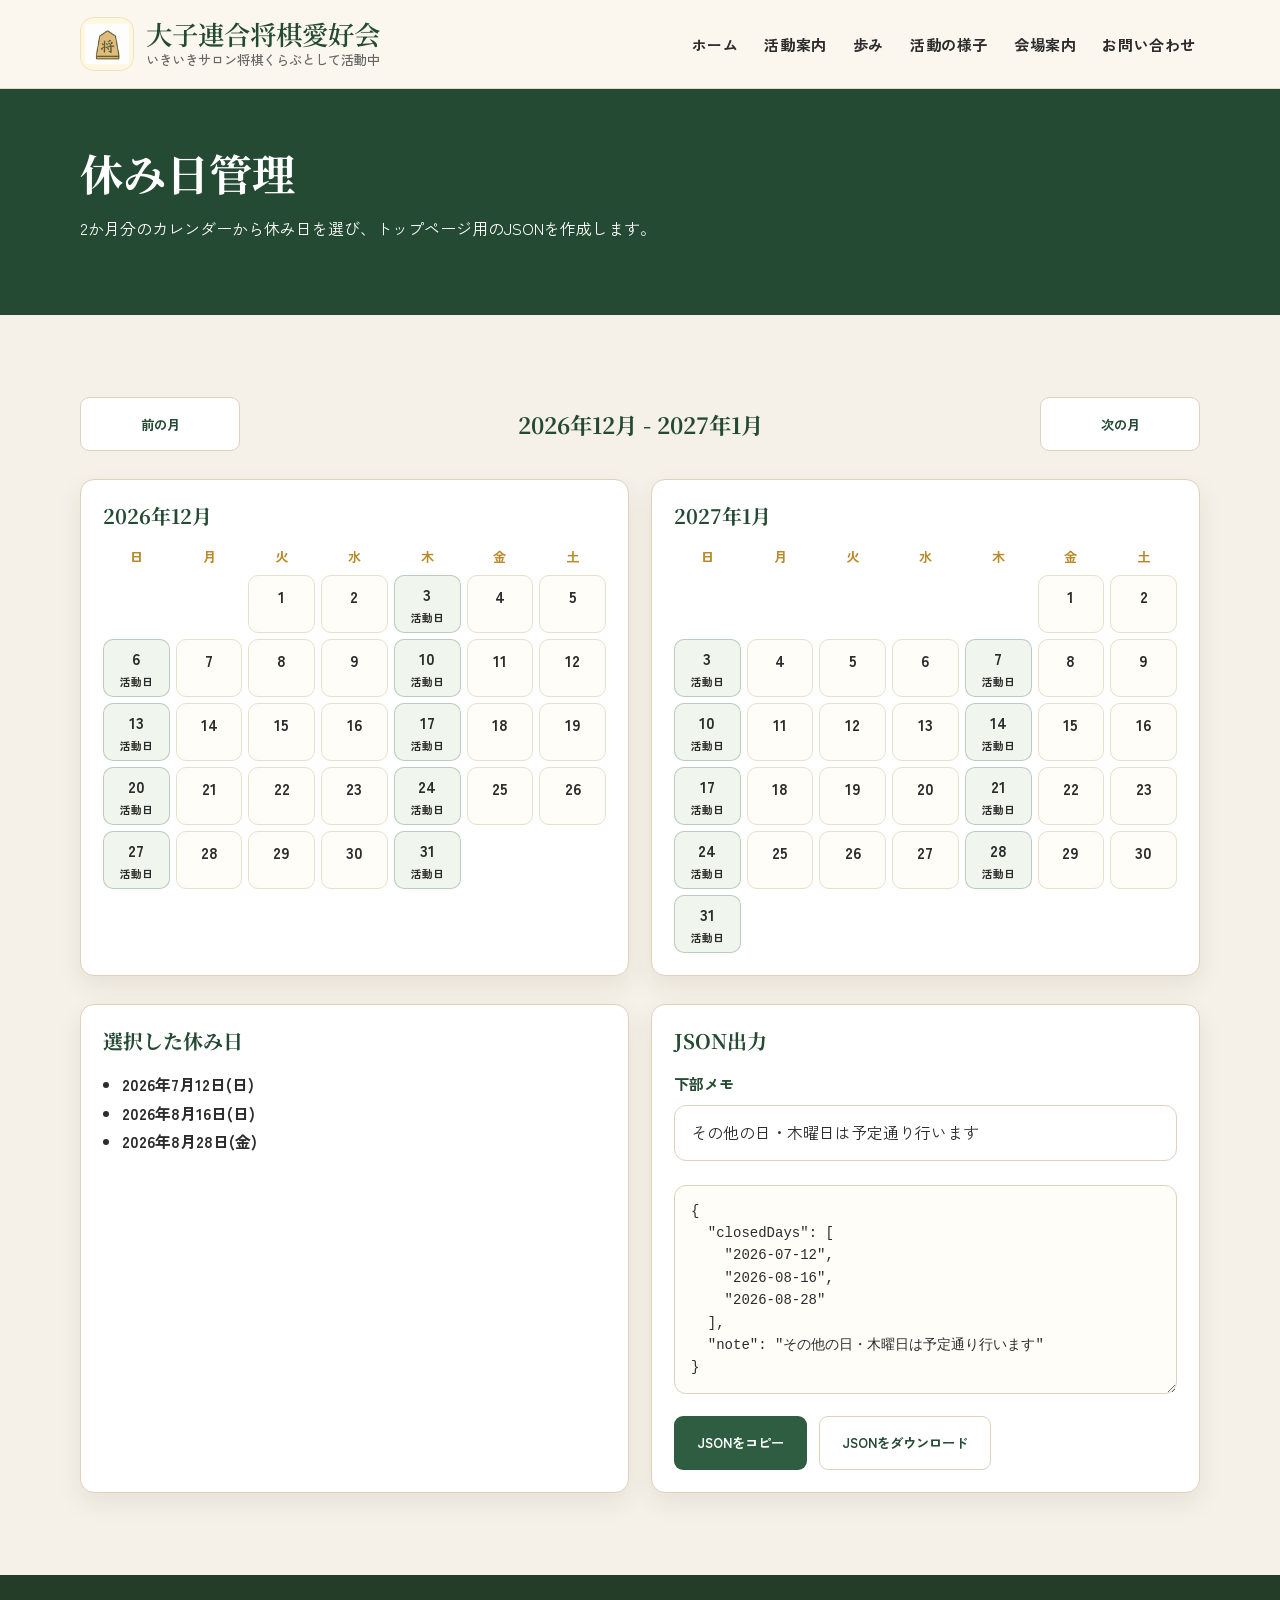
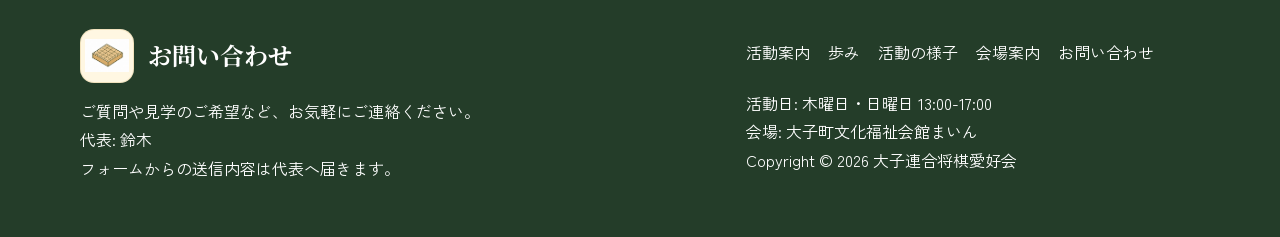
<file: pages/admin-closed-days.html>
<!DOCTYPE html>
<html lang="ja">
<head>
  <meta charset="UTF-8">
  <meta name="viewport" content="width=device-width, initial-scale=1.0">
  <title>休み日管理 | 大子連合将棋愛好会</title>
  <meta name="robots" content="noindex">
  <link rel="preconnect" href="https://fonts.googleapis.com">
  <link rel="preconnect" href="https://fonts.gstatic.com" crossorigin>
  <link href="https://fonts.googleapis.com/css2?family=Noto+Sans+JP:wght@400;700&family=Noto+Serif+JP:wght@500;700&family=Zen+Kaku+Gothic+New:wght@400;500;600;700&display=swap" rel="stylesheet">
  <link rel="stylesheet" href="../css/style.css">
</head>
<body>
  <header class="site-header">
    <div class="header-inner">
      <a class="brand" href="../index.html">
        <span class="brand-mark icon-sprite icon-piece" aria-hidden="true"></span>
        <span class="brand-text">
          <span class="brand-name">大子連合将棋愛好会</span>
          <span class="brand-sub">いきいきサロン将棋くらぶとして活動中</span>
        </span>
      </a>
      <input class="nav-check" type="checkbox" id="nav-check" aria-label="メニューを開閉">
      <label class="nav-toggle" for="nav-check" aria-hidden="true">☰</label>
      <nav class="site-nav" aria-label="サイト内メニュー">
        <a href="../index.html">ホーム</a>
        <a href="activity.html">活動案内</a>
        <a href="history.html">歩み</a>
        <a href="gallery.html">活動の様子</a>
        <a href="access.html">会場案内</a>
        <a href="contact.html">お問い合わせ</a>
      </nav>
    </div>
  </header>

  <main>
    <section class="page-hero">
      <div class="page-title">
        <h1>休み日管理</h1>
        <p>2か月分のカレンダーから休み日を選び、トップページ用のJSONを作成します。</p>
      </div>
    </section>

    <section class="section admin-section">
      <div class="container">
        <div class="admin-toolbar">
          <button type="button" class="button light" data-prev-month>前の月</button>
          <h2 data-calendar-title>カレンダー</h2>
          <button type="button" class="button light" data-next-month>次の月</button>
        </div>

        <div class="admin-calendar-wrap" data-admin-calendar></div>

        <div class="admin-output">
          <section class="admin-panel">
            <h2>選択した休み日</h2>
            <ul class="selected-days-list" data-selected-days></ul>
          </section>

          <section class="admin-panel">
            <h2>JSON出力</h2>
            <div class="form-group">
              <label for="closed-note">下部メモ</label>
              <input id="closed-note" type="text" data-note-input value="その他の日・木曜日は予定通り行います">
            </div>
            <textarea class="json-output" data-json-output rows="8" readonly></textarea>
            <div class="button-row admin-actions">
              <button type="button" class="button" data-copy-json>JSONをコピー</button>
              <button type="button" class="button light" data-download-json>JSONをダウンロード</button>
            </div>
          </section>
        </div>
      </div>
    </section>
  </main>

  <footer class="site-footer">
    <div class="footer-inner">
      <div>
        <div class="footer-brand">
          <span class="brand-mark icon-sprite icon-board" aria-hidden="true"></span>
          <h2>お問い合わせ</h2>
        </div>
        <p>ご質問や見学のご希望など、お気軽にご連絡ください。</p>
        <p>代表: 鈴木</p>
        <p>フォームからの送信内容は代表へ届きます。</p>
      </div>
      <div>
        <nav class="footer-links" aria-label="フッターメニュー">
          <a href="activity.html">活動案内</a>
          <a href="history.html">歩み</a>
          <a href="gallery.html">活動の様子</a>
          <a href="access.html">会場案内</a>
          <a href="contact.html">お問い合わせ</a>
        </nav>
        <p>活動日: 木曜日・日曜日 13:00-17:00</p>
        <p>会場: 大子町文化福祉会館まいん</p>
        <p>Copyright © 2026 大子連合将棋愛好会</p>
      </div>
    </div>
  </footer>
  <script src="../js/admin-closed-days.js" defer></script>
</body>
</html>
</file>
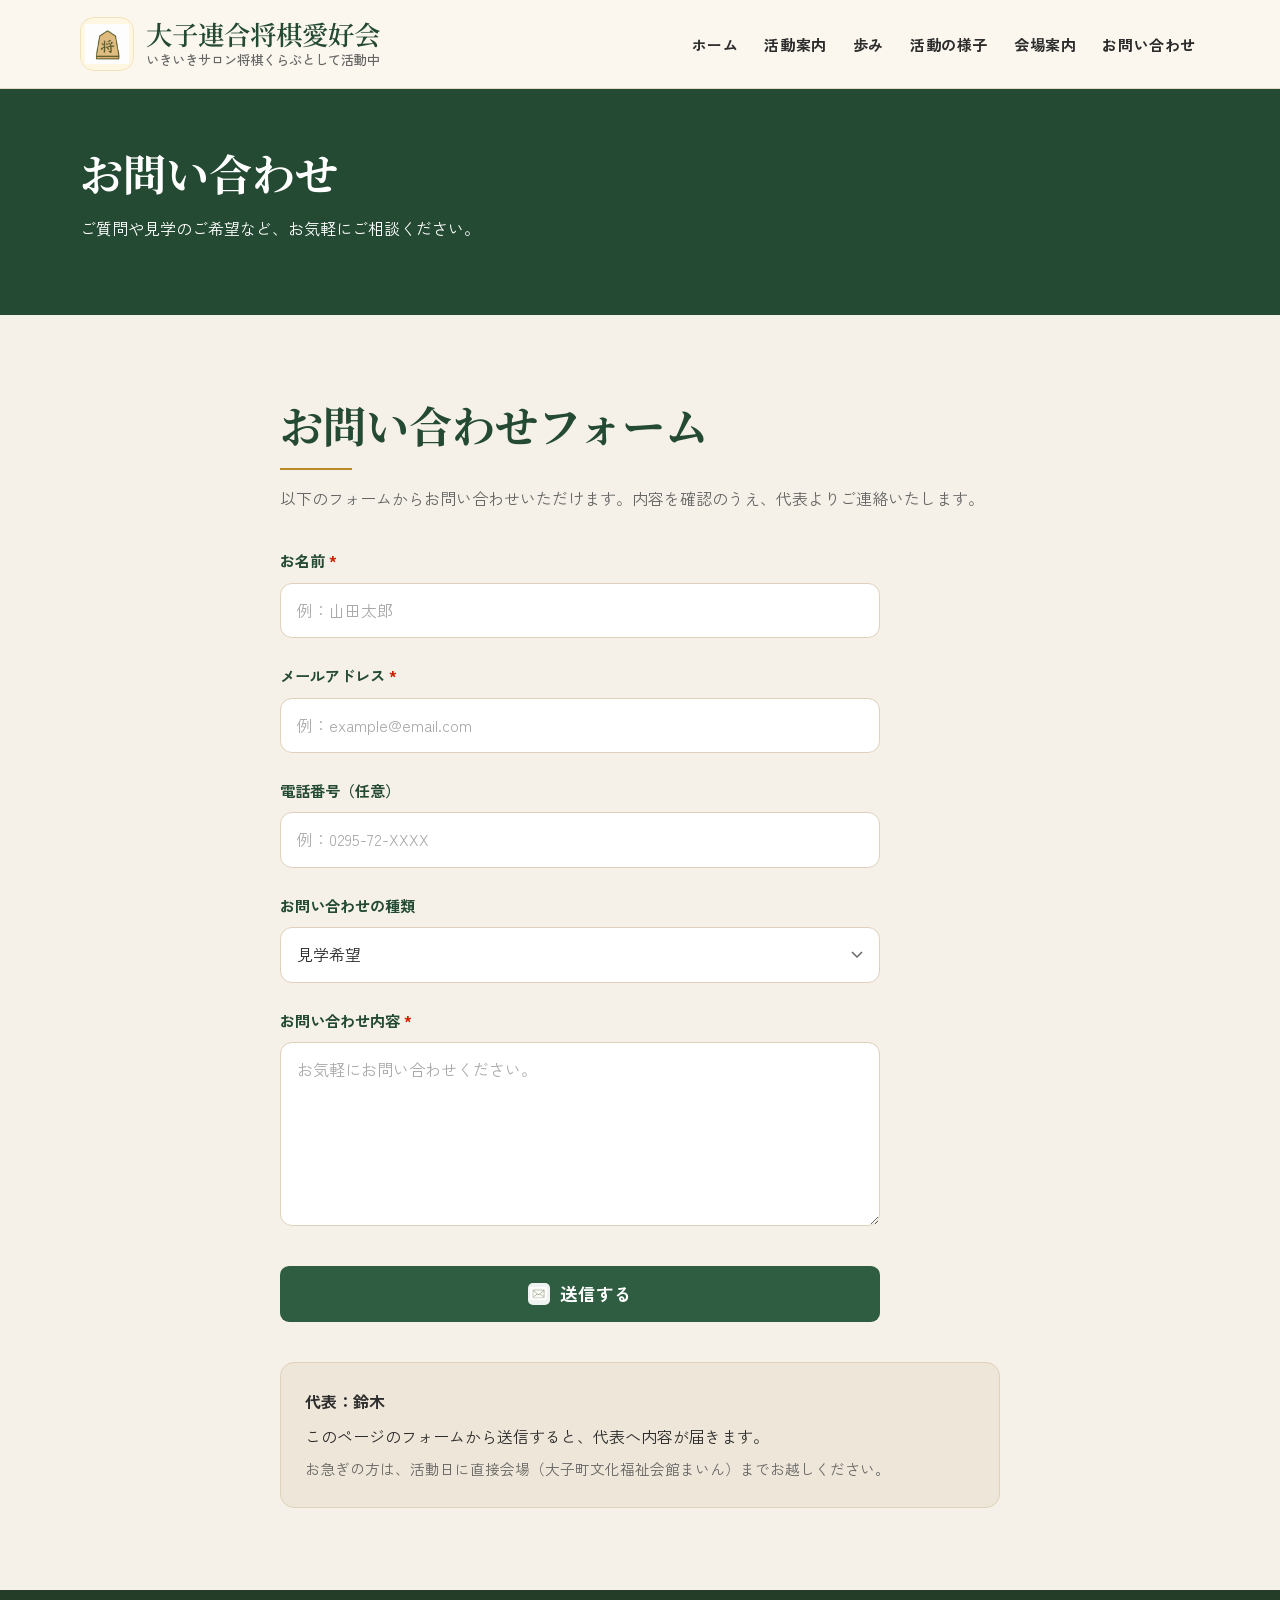
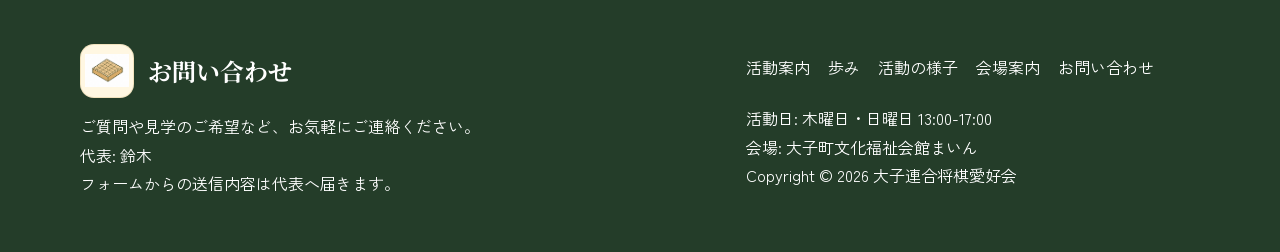
<file: pages/contact.html>
﻿<!DOCTYPE html>
<html lang="ja">
<head>
  <meta charset="UTF-8">
  <meta name="viewport" content="width=device-width, initial-scale=1.0">
  <title>お問い合わせ | 大子連合将棋愛好会</title>
  <meta name="description" content="大子連合将棋愛好会への見学希望やお問い合わせについて。">
  <link rel="preconnect" href="https://fonts.googleapis.com">
  <link rel="preconnect" href="https://fonts.gstatic.com" crossorigin>
  <link href="https://fonts.googleapis.com/css2?family=Noto+Sans+JP:wght@400;700&family=Noto+Serif+JP:wght@500;700&family=Zen+Kaku+Gothic+New:wght@400;500;600;700&display=swap" rel="stylesheet">
  <link rel="canonical" href="https://daigo-shogi.netlify.app/pages/contact.html">
  <meta property="og:image" content="https://daigo-shogi.netlify.app/img/ogp.jpg">
  <meta property="og:image:width" content="1200">
  <meta property="og:image:height" content="630">
  <link rel="stylesheet" href="../css/style.css">
</head>
<body>
  <header class="site-header"><div class="header-inner"><a class="brand" href="../index.html"><span class="brand-mark icon-sprite icon-piece" aria-hidden="true"></span><span class="brand-text"><span class="brand-name">大子連合将棋愛好会</span><span class="brand-sub">いきいきサロン将棋くらぶとして活動中</span></span></a><input class="nav-check" type="checkbox" id="nav-check" aria-label="メニューを開閉"><label class="nav-toggle" for="nav-check" aria-hidden="true">☰</label><nav class="site-nav" aria-label="サイト内メニュー"><a href="../index.html">ホーム</a><a href="activity.html">活動案内</a><a href="history.html">歩み</a><a href="gallery.html">活動の様子</a><a href="access.html">会場案内</a><a href="contact.html">お問い合わせ</a></nav></div></header>
  <main>
    <section class="page-hero">
      <div class="page-title">
        <h1>お問い合わせ</h1>
        <p>ご質問や見学のご希望など、お気軽にご相談ください。</p>
      </div>
    </section>

    <section class="section">
      <div class="container" style="max-width:720px;">
        <div class="section-head">
          <h2>お問い合わせフォーム</h2>
          <p>以下のフォームからお問い合わせいただけます。内容を確認のうえ、代表よりご連絡いたします。</p>
        </div>

        <form name="contact" method="POST" action="/pages/thanks.html"
              data-netlify="true" data-netlify-honeypot="bot-field"
              class="contact-form">

          <p style="display:none" aria-hidden="true">
            <label>Don't fill this out: <input name="bot-field" tabindex="-1" autocomplete="off"></label>
          </p>

          <div class="form-group">
            <label for="name">お名前 <span class="required">*</span></label>
            <input type="text" id="name" name="name" required
                   placeholder="例：山田太郎" autocomplete="name">
          </div>

          <div class="form-group">
            <label for="email">メールアドレス <span class="required">*</span></label>
            <input type="email" id="email" name="email" required
                   placeholder="例：example@email.com" autocomplete="email">
          </div>

          <div class="form-group">
            <label for="phone">電話番号（任意）</label>
            <input type="tel" id="phone" name="phone"
                   placeholder="例：0295-72-XXXX" autocomplete="tel">
          </div>

          <div class="form-group">
            <label for="category">お問い合わせの種類</label>
            <select id="category" name="category">
              <option value="見学希望">見学希望</option>
              <option value="参加希望">参加希望</option>
              <option value="活動日の確認">活動日の確認</option>
              <option value="その他">その他のご質問</option>
            </select>
          </div>

          <div class="form-group">
            <label for="message">お問い合わせ内容 <span class="required">*</span></label>
            <textarea id="message" name="message" rows="6" required
                      placeholder="お気軽にお問い合わせください。"></textarea>
          </div>

          <button type="submit" class="button submit-btn">
            <span class="button-icon icon-sprite icon-mail" aria-hidden="true"></span>
            送信する
          </button>
        </form>

        <div class="contact-note">
          <p><strong>代表：鈴木</strong></p>
          <p>このページのフォームから送信すると、代表へ内容が届きます。</p>
          <p>お急ぎの方は、活動日に直接会場（大子町文化福祉会館まいん）までお越しください。</p>
        </div>
      </div>
    </section>
  </main>
  <footer class="site-footer">
    <div class="footer-inner">
      <div>
        <div class="footer-brand">
          <span class="brand-mark icon-sprite icon-board" aria-hidden="true"></span>
          <h2>お問い合わせ</h2>
        </div>
        <p>ご質問や見学のご希望など、お気軽にご連絡ください。</p>
        <p>代表: 鈴木</p>
        <p>フォームからの送信内容は代表へ届きます。</p>
      </div>
      <div>
        <nav class="footer-links" aria-label="フッターメニュー">
          <a href="activity.html">活動案内</a>
          <a href="history.html">歩み</a>
          <a href="gallery.html">活動の様子</a>
          <a href="access.html">会場案内</a>
          <a href="contact.html">お問い合わせ</a>
        </nav>
        <p>活動日: 木曜日・日曜日 13:00-17:00</p>
        <p>会場: 大子町文化福祉会館まいん</p>
        <p>Copyright © 2026 大子連合将棋愛好会</p>
      </div>
    </div>
  </footer>
</body>
</html>
</file>
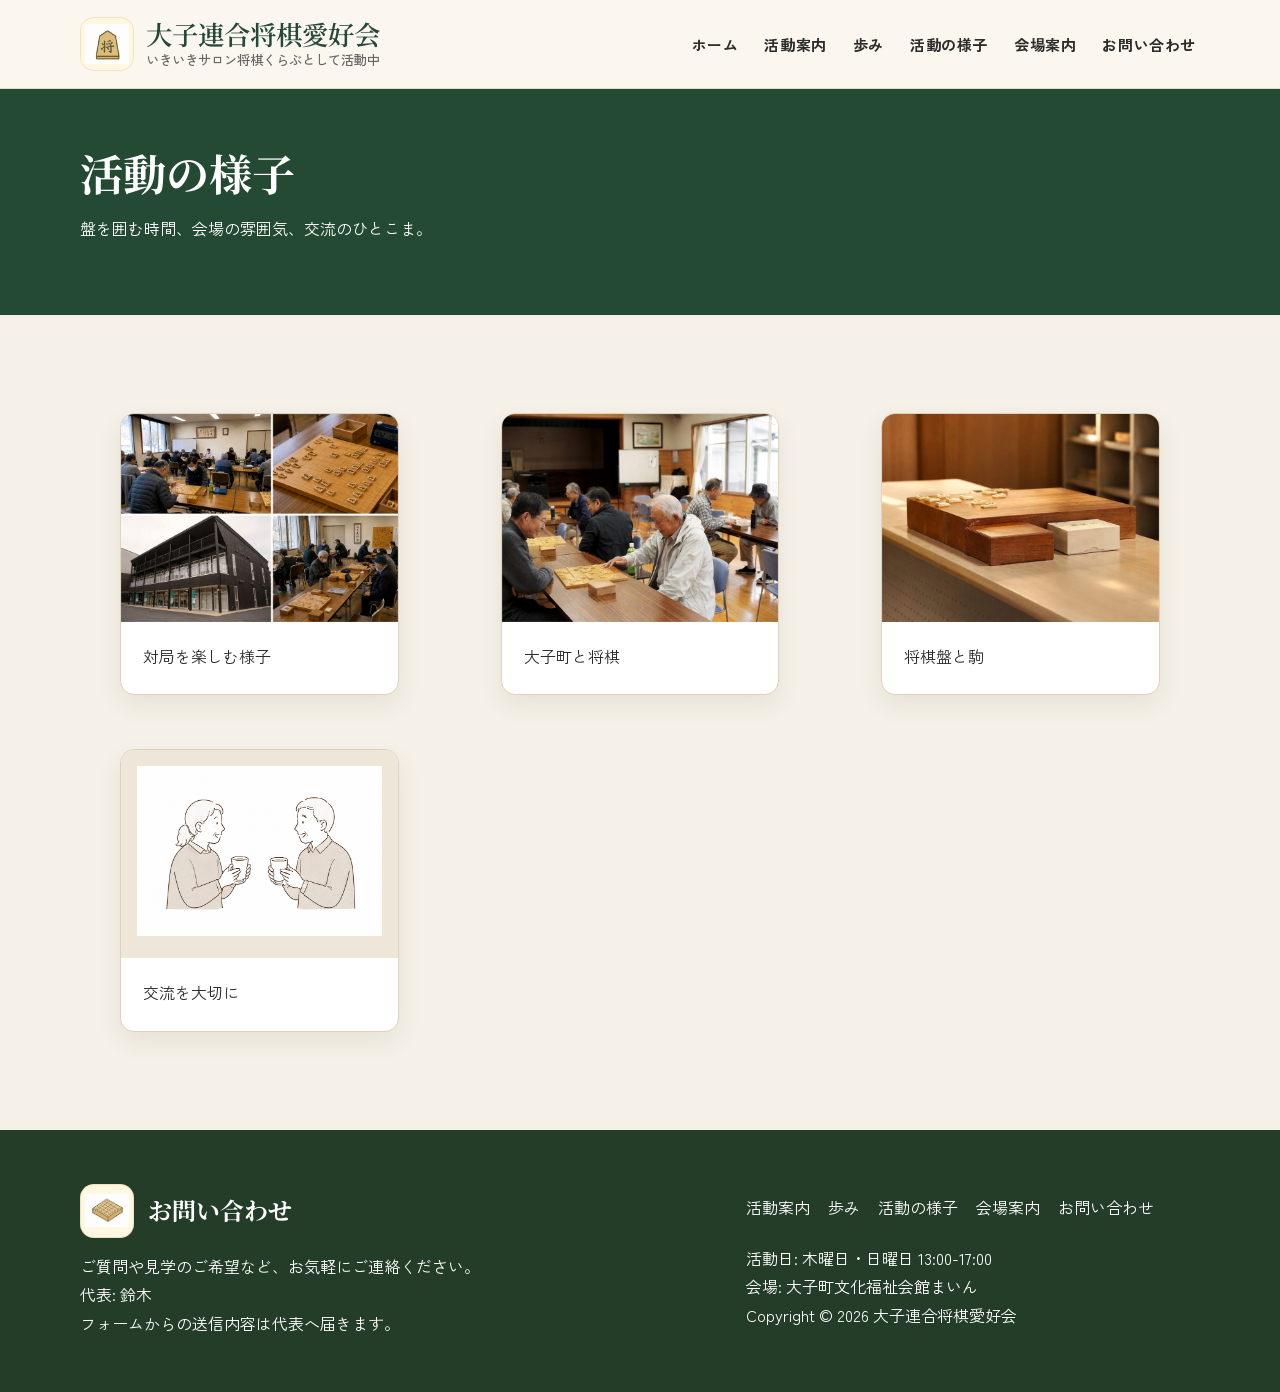
<file: pages/gallery.html>
﻿<!DOCTYPE html>
<html lang="ja">
<head>
  <meta charset="UTF-8">
  <meta name="viewport" content="width=device-width, initial-scale=1.0">
  <title>活動の様子 | 大子連合将棋愛好会</title>
  <meta name="description" content="大子連合将棋愛好会の活動風景や将棋盤、会場のイメージを紹介します。">
  <link rel="preconnect" href="https://fonts.googleapis.com">
  <link rel="preconnect" href="https://fonts.gstatic.com" crossorigin>
  <link href="https://fonts.googleapis.com/css2?family=Noto+Sans+JP:wght@400;700&family=Noto+Serif+JP:wght@500;700&family=Zen+Kaku+Gothic+New:wght@400;500;600;700&display=swap" rel="stylesheet">
  <link rel="canonical" href="https://daigo-shogi.netlify.app/pages/gallery.html">
  <meta property="og:image" content="https://daigo-shogi.netlify.app/img/ogp.jpg">
  <meta property="og:image:width" content="1200">
  <meta property="og:image:height" content="630">
  <link rel="stylesheet" href="../css/style.css">
</head>
<body>
  <header class="site-header"><div class="header-inner"><a class="brand" href="../index.html"><span class="brand-mark icon-sprite icon-piece" aria-hidden="true"></span><span class="brand-text"><span class="brand-name">大子連合将棋愛好会</span><span class="brand-sub">いきいきサロン将棋くらぶとして活動中</span></span></a><input class="nav-check" type="checkbox" id="nav-check" aria-label="メニューを開閉"><label class="nav-toggle" for="nav-check" aria-hidden="true">☰</label><nav class="site-nav" aria-label="サイト内メニュー"><a href="../index.html">ホーム</a><a href="activity.html">活動案内</a><a href="history.html">歩み</a><a href="gallery.html">活動の様子</a><a href="access.html">会場案内</a><a href="contact.html">お問い合わせ</a></nav></div></header>
  <main>
    <section class="page-hero"><div class="page-title"><h1>活動の様子</h1><p>盤を囲む時間、会場の雰囲気、交流のひとこま。</p></div></section>
    <section class="section">
      <div class="container">
        <div class="photo-grid">
          <figure class="photo-card"><img src="../img/activity.jpg" alt="将棋の対局風景"><figcaption>対局を楽しむ様子</figcaption></figure>
          <figure class="photo-card"><img src="../img/game.jpg" alt="大子町と将棋のコラージュ"><figcaption>大子町と将棋</figcaption></figure>
          <figure class="photo-card"><img src="../img/shogi_board1.jpg" alt="将棋盤と駒箱"><figcaption>将棋盤と駒</figcaption></figure>
          <figure class="photo-card"><img src="../img/drawing-sm.png" alt="お茶を持つ二人のイラスト"><figcaption>交流を大切に</figcaption></figure>
        </div>
      </div>
    </section>
  </main>
  <footer class="site-footer">
    <div class="footer-inner">
      <div>
        <div class="footer-brand">
          <span class="brand-mark icon-sprite icon-board" aria-hidden="true"></span>
          <h2>お問い合わせ</h2>
        </div>
        <p>ご質問や見学のご希望など、お気軽にご連絡ください。</p>
        <p>代表: 鈴木</p>
        <p>フォームからの送信内容は代表へ届きます。</p>
      </div>
      <div>
        <nav class="footer-links" aria-label="フッターメニュー">
          <a href="activity.html">活動案内</a>
          <a href="history.html">歩み</a>
          <a href="gallery.html">活動の様子</a>
          <a href="access.html">会場案内</a>
          <a href="contact.html">お問い合わせ</a>
        </nav>
        <p>活動日: 木曜日・日曜日 13:00-17:00</p>
        <p>会場: 大子町文化福祉会館まいん</p>
        <p>Copyright © 2026 大子連合将棋愛好会</p>
      </div>
    </div>
  </footer>
</body>
</html>
</file>
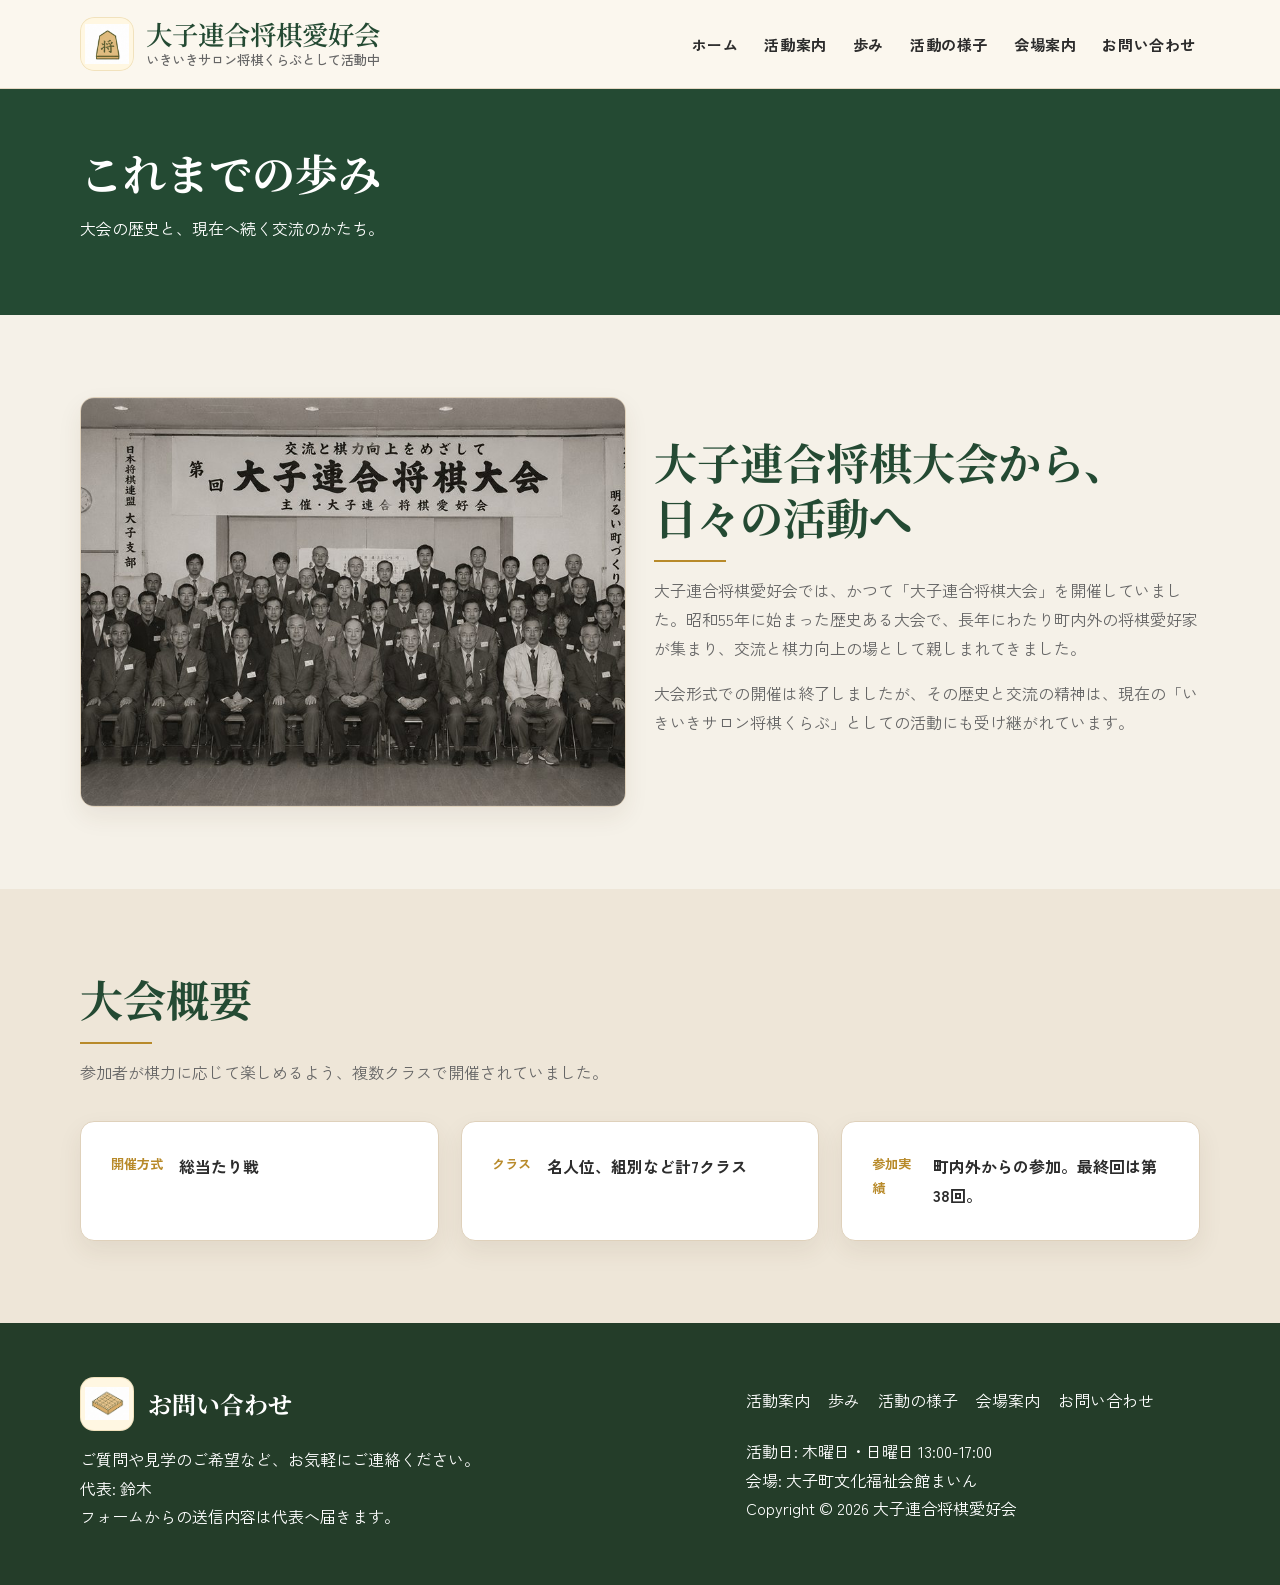
<file: pages/history.html>
﻿<!DOCTYPE html>
<html lang="ja">
<head>
  <meta charset="UTF-8">
  <meta name="viewport" content="width=device-width, initial-scale=1.0">
  <title>これまでの歩み | 大子連合将棋愛好会</title>
  <meta name="description" content="昭和55年から続く大子連合将棋愛好会の大会と交流の歩みを紹介します。">
  <link rel="preconnect" href="https://fonts.googleapis.com">
  <link rel="preconnect" href="https://fonts.gstatic.com" crossorigin>
  <link href="https://fonts.googleapis.com/css2?family=Noto+Sans+JP:wght@400;700&family=Noto+Serif+JP:wght@500;700&family=Zen+Kaku+Gothic+New:wght@400;500;600;700&display=swap" rel="stylesheet">
  <link rel="canonical" href="https://daigo-shogi.netlify.app/pages/history.html">
  <meta property="og:image" content="https://daigo-shogi.netlify.app/img/ogp.jpg">
  <meta property="og:image:width" content="1200">
  <meta property="og:image:height" content="630">
  <link rel="stylesheet" href="../css/style.css">
</head>
<body>
  <header class="site-header"><div class="header-inner"><a class="brand" href="../index.html"><span class="brand-mark icon-sprite icon-piece" aria-hidden="true"></span><span class="brand-text"><span class="brand-name">大子連合将棋愛好会</span><span class="brand-sub">いきいきサロン将棋くらぶとして活動中</span></span></a><input class="nav-check" type="checkbox" id="nav-check" aria-label="メニューを開閉"><label class="nav-toggle" for="nav-check" aria-hidden="true">☰</label><nav class="site-nav" aria-label="サイト内メニュー"><a href="../index.html">ホーム</a><a href="activity.html">活動案内</a><a href="history.html">歩み</a><a href="gallery.html">活動の様子</a><a href="access.html">会場案内</a><a href="contact.html">お問い合わせ</a></nav></div></header>
  <main>
    <section class="page-hero"><div class="page-title"><h1>これまでの歩み</h1><p>大会の歴史と、現在へ続く交流のかたち。</p></div></section>
    <section class="section">
      <div class="container split">
        <div class="image-frame"><img src="../img/tournament.jpg" alt="大子連合将棋大会の集合写真イメージ"></div>
        <div>
          <div class="section-head">
            <h2>大子連合将棋大会から、日々の活動へ</h2>
            <p>大子連合将棋愛好会では、かつて「大子連合将棋大会」を開催していました。昭和55年に始まった歴史ある大会で、長年にわたり町内外の将棋愛好家が集まり、交流と棋力向上の場として親しまれてきました。</p>
            <p>大会形式での開催は終了しましたが、その歴史と交流の精神は、現在の「いきいきサロン将棋くらぶ」としての活動にも受け継がれています。</p>
          </div>
        </div>
      </div>
    </section>
    <section class="section alt">
      <div class="container">
        <div class="section-head"><h2>大会概要</h2><p>参加者が棋力に応じて楽しめるよう、複数クラスで開催されていました。</p></div>
        <div class="summary-grid">
          <div class="summary-card"><span class="label">開催方式</span>総当たり戦</div>
          <div class="summary-card"><span class="label">クラス</span>名人位、組別など計7クラス</div>
          <div class="summary-card"><span class="label">参加実績</span>町内外からの参加。最終回は第38回。</div>
        </div>
      </div>
    </section>
  </main>
  <footer class="site-footer">
    <div class="footer-inner">
      <div>
        <div class="footer-brand">
          <span class="brand-mark icon-sprite icon-board" aria-hidden="true"></span>
          <h2>お問い合わせ</h2>
        </div>
        <p>ご質問や見学のご希望など、お気軽にご連絡ください。</p>
        <p>代表: 鈴木</p>
        <p>フォームからの送信内容は代表へ届きます。</p>
      </div>
      <div>
        <nav class="footer-links" aria-label="フッターメニュー">
          <a href="activity.html">活動案内</a>
          <a href="history.html">歩み</a>
          <a href="gallery.html">活動の様子</a>
          <a href="access.html">会場案内</a>
          <a href="contact.html">お問い合わせ</a>
        </nav>
        <p>活動日: 木曜日・日曜日 13:00-17:00</p>
        <p>会場: 大子町文化福祉会館まいん</p>
        <p>Copyright © 2026 大子連合将棋愛好会</p>
      </div>
    </div>
  </footer>
</body>
</html>
</file>
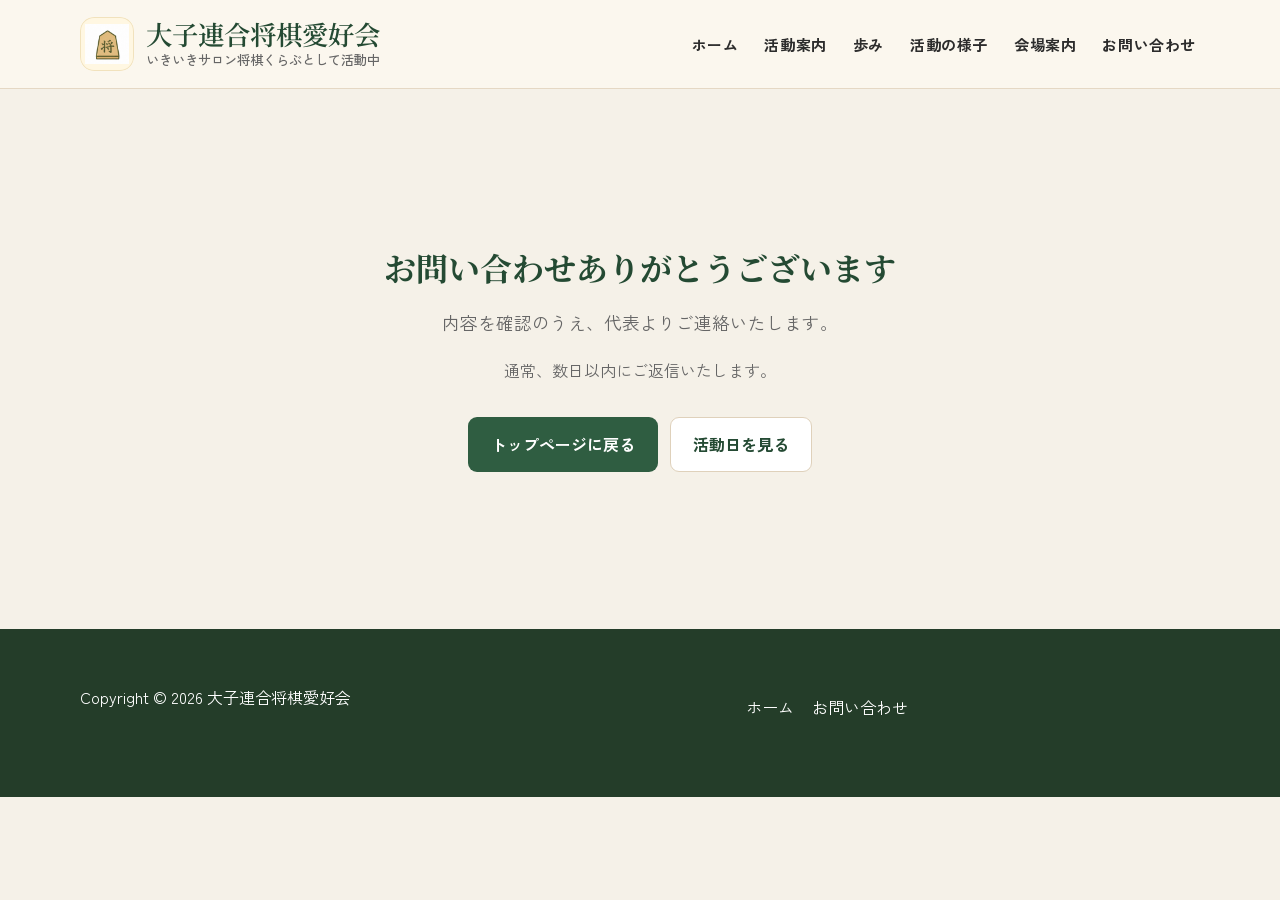
<file: pages/thanks.html>
﻿<!DOCTYPE html>
<html lang="ja">
<head>
  <meta charset="UTF-8">
  <meta name="viewport" content="width=device-width, initial-scale=1.0">
  <title>送信完了 | 大子連合将棋愛好会</title>
  <meta name="robots" content="noindex">
  <link rel="preconnect" href="https://fonts.googleapis.com">
  <link rel="preconnect" href="https://fonts.gstatic.com" crossorigin>
  <link href="https://fonts.googleapis.com/css2?family=Noto+Sans+JP:wght@400;700&family=Noto+Serif+JP:wght@500;700&family=Zen+Kaku+Gothic+New:wght@400;500;600;700&display=swap" rel="stylesheet">
  <link rel="stylesheet" href="../css/style.css">
</head>
<body>
  <header class="site-header">
    <div class="header-inner">
      <a class="brand" href="../index.html">
        <span class="brand-mark icon-sprite icon-piece" aria-hidden="true"></span>
        <span class="brand-text">
          <span class="brand-name">大子連合将棋愛好会</span>
          <span class="brand-sub">いきいきサロン将棋くらぶとして活動中</span>
        </span>
      </a>
      <input class="nav-check" type="checkbox" id="nav-check" aria-label="メニューを開閉">
      <label class="nav-toggle" for="nav-check" aria-hidden="true">☰</label>
      <nav class="site-nav" aria-label="サイト内メニュー">
        <a href="../index.html">ホーム</a>
        <a href="activity.html">活動案内</a>
        <a href="history.html">歩み</a>
        <a href="gallery.html">活動の様子</a>
        <a href="access.html">会場案内</a>
        <a href="contact.html">お問い合わせ</a>
      </nav>
    </div>
  </header>
  <main>
    <section class="section" style="text-align:center; min-height:60vh; display:grid; place-items:center;">
      <div class="container">
        <div class="section-head" style="margin:0 auto;">
          <h1 style="color:var(--color-primary-dark); font-size:2rem;">お問い合わせありがとうございます</h1>
          <p style="margin-top:18px; font-size:1.1rem;">内容を確認のうえ、代表よりご連絡いたします。</p>
          <p style="margin-top:8px; color:var(--color-text-muted);">通常、数日以内にご返信いたします。</p>
          <div class="hero-actions" style="justify-content:center; margin-top:32px;">
            <a class="button" href="../index.html">トップページに戻る</a>
            <a class="button light" href="activity.html">活動日を見る</a>
          </div>
        </div>
      </div>
    </section>
  </main>
  <footer class="site-footer">
    <div class="footer-inner">
      <p>Copyright © 2026 大子連合将棋愛好会</p>
      <nav class="footer-links">
        <a href="../index.html">ホーム</a>
        <a href="contact.html">お問い合わせ</a>
      </nav>
    </div>
  </footer>
</body>
</html>
</file>
<file: css/style.css>
:root {
  --color-primary: #2f5d41;
  --color-primary-dark: #244a33;
  --color-accent: #b88a2a;
  --color-bg: #f5f1e8;
  --color-bg-soft: #eee6d8;
  --color-bg-card: #ffffff;
  --color-text: #2c2c2c;
  --color-text-muted: #666666;
  --color-border: #dfd1bb;
  --font-main: 'Noto Serif JP', 'Yu Mincho', 'YuMincho', serif;
  --font-ui: 'Zen Kaku Gothic New', 'Noto Sans JP', 'Hiragino Sans', sans-serif;
  --shadow-card: 0 10px 24px rgba(71, 52, 28, 0.08);
  --shadow-strong: 0 18px 46px rgba(55, 37, 18, 0.16);
  --radius: 14px;
}

* {
  box-sizing: border-box;
}

html {
  scroll-behavior: smooth;
}

body {
  margin: 0;
  color: var(--color-text);
  background: var(--color-bg);
  font-family: var(--font-ui);
  font-size: 16px;
  line-height: 1.8;
}

img {
  display: block;
  max-width: 100%;
}

a {
  color: inherit;
}

.site-header {
  position: sticky;
  top: 0;
  z-index: 20;
  background: rgba(251, 247, 238, 0.98);
  border-bottom: 1px solid #e5d8c4;
  backdrop-filter: blur(10px);
}

.header-inner {
  width: min(1120px, calc(100% - 32px));
  min-height: 88px;
  margin: 0 auto;
  display: flex;
  align-items: center;
  justify-content: space-between;
  gap: 16px;
}

.brand {
  text-decoration: none;
  min-height: 48px;
  display: flex;
  align-items: center;
  gap: 12px;
  min-width: 0;
}

.brand-text {
  display: flex;
  flex-direction: column;
  justify-content: center;
  min-width: 0;
}

.brand-name {
  color: var(--color-primary-dark);
  font-family: var(--font-main);
  font-size: clamp(1.15rem, 3.8vw, 1.65rem);
  font-weight: 600;
  letter-spacing: 0;
  line-height: 1.2;
}

.brand-sub {
  color: var(--color-text-muted);
  font-family: var(--font-ui);
  font-size: 0.82rem;
  font-weight: 500;
  line-height: 1.35;
}

.icon-sprite {
  display: inline-block;
  flex: 0 0 auto;
  background-image: var(--icon-url);
  background-repeat: no-repeat;
  background-position: center;
  background-size: 74%;
  background-color: transparent;
}

.icon-people { --icon-url: url('../img/icons/people.png'); }
.icon-piece { --icon-url: url('../img/icons/piece.png'); }
.icon-handshake { --icon-url: url('../img/icons/handshake.png'); }
.icon-calendar { --icon-url: url('../img/icons/calendar.png'); }
.icon-pin { --icon-url: url('../img/icons/pin.png'); }
.icon-pair { --icon-url: url('../img/icons/pair.png'); }
.icon-mail { --icon-url: url('../img/icons/mail.png'); }
.icon-board { --icon-url: url('../img/icons/board.png'); }

.brand-mark {
  width: 54px;
  height: 54px;
  border-radius: 14px;
  background-color: #fff7e2;
  background-size: 82%;
  box-shadow: inset 0 0 0 1px rgba(184, 138, 42, 0.2);
}

.nav-toggle {
  display: inline-flex;
  align-items: center;
  justify-content: center;
  width: 48px;
  height: 48px;
  border: 1px solid var(--color-border);
  border-radius: 14px;
  background: var(--color-bg-card);
  color: var(--color-primary-dark);
  font-size: 1.4rem;
}

.site-nav {
  display: none;
  position: absolute;
  left: 0;
  right: 0;
  top: 88px;
  padding: 10px 16px 18px;
  background: #fbf7ee;
  border-bottom: 1px solid var(--color-border);
}

.site-nav a {
  min-height: 48px;
  display: flex;
  align-items: center;
  padding: 8px 4px;
  font-family: var(--font-ui);
  font-size: 15px;
  font-weight: 600;
  letter-spacing: 0.04em;
  text-decoration: none;
  border-bottom: 1px solid var(--color-border);
  position: relative;
}

.site-nav a:hover,
.site-nav a:focus-visible {
  color: var(--color-primary);
}

.nav-check {
  position: absolute;
  opacity: 0;
  pointer-events: none;
}

.nav-check:checked ~ .site-nav {
  display: block;
}

.hero {
  min-height: 640px;
  display: grid;
  align-items: center;
  background-image: linear-gradient(90deg, rgba(31, 24, 16, 0.68), rgba(31, 24, 16, 0.38)), url('../img/shogi_board2-hero.jpg');
  background-position: center;
  background-size: cover;
  color: #fff;
}

.hero-inner {
  width: min(1120px, calc(100% - 32px));
  margin: 0 auto;
  padding: 74px 0 86px;
}

.hero-layout {
  display: grid;
  gap: 32px;
  align-items: center;
}

.hero-copy {
  max-width: 720px;
}

.eyebrow {
  margin: 0 0 12px;
  color: #f3dfac;
  font-family: var(--font-ui);
  font-weight: 700;
}

h1,
h2,
h3 {
  margin: 0;
  line-height: 1.35;
  letter-spacing: 0;
  font-family: var(--font-main);
}

.hero h1 {
  max-width: 720px;
  font-size: clamp(2.35rem, 8vw, 4.5rem);
  line-height: 1.22;
  text-shadow: 0 2px 16px rgba(43, 27, 12, 0.22);
}

.hero-lead {
  max-width: 720px;
  margin: 22px 0 30px;
  font-size: 1.05rem;
  font-weight: 700;
}

.hero-actions,
.button-row {
  display: flex;
  flex-wrap: wrap;
  gap: 12px;
}

.button {
  min-height: 54px;
  display: inline-flex;
  align-items: center;
  justify-content: center;
  gap: 10px;
  padding: 12px 22px;
  border: 1px solid transparent;
  border-radius: 9px;
  background: var(--color-primary);
  color: #fff;
  font-family: var(--font-ui);
  font-weight: 700;
  text-decoration: none;
}

.button.compact {
  min-height: 46px;
  padding: 9px 18px;
  background: transparent;
  color: var(--color-primary-dark);
  border-color: var(--color-primary);
}

.button-icon {
  width: 22px;
  height: 22px;
  border-radius: 5px;
  background-color: rgba(255, 255, 255, 0.92);
  background-size: 78%;
}

.button.secondary {
  background: rgba(255, 255, 255, 0.15);
  border-color: rgba(255, 255, 255, 0.7);
}

.button.light {
  background: #fff;
  color: var(--color-primary-dark);
  border-color: var(--color-border);
}

.quick-info {
  width: min(1120px, calc(100% - 32px));
  margin: -42px auto 0;
  position: relative;
  z-index: 2;
  display: grid;
  gap: 18px;
}

.info-card,
.feature-card,
.photo-card,
.spot-card,
.qa-card,
.summary-card {
  background: var(--color-bg-card);
  border: 1px solid var(--color-border);
  border-radius: var(--radius);
  box-shadow: var(--shadow-card);
}

.info-card {
  padding: 24px;
  display: flex;
  gap: 16px;
  align-items: center;
  font-weight: 700;
}

.summary-card {
  display: flex;
  gap: 16px;
  align-items: flex-start;
  font-weight: 700;
}

.split + .summary-grid,
.split + .container {
  margin-top: 34px;
}

.card-icon,
.panel-icon,
.feature-icon {
  width: 52px;
  height: 52px;
  border-radius: 16px;
  background-color: #eef5eb;
  box-shadow: inset 0 0 0 1px rgba(47, 93, 65, 0.12);
}

.label {
  display: block;
  margin-bottom: 6px;
  color: var(--color-accent);
  font-family: var(--font-ui);
  font-size: 0.82rem;
  font-weight: 700;
}

.section {
  padding: 82px 0;
}

.section.alt {
  background: var(--color-bg-soft);
}

.container {
  width: min(1120px, calc(100% - 32px));
  margin: 0 auto;
}

.section-head {
  max-width: 760px;
  margin-bottom: 34px;
}

.section-head h2::after {
  content: "";
  display: block;
  width: 72px;
  height: 2px;
  margin-top: 16px;
  background: var(--color-accent);
}

.section-head h2,
.page-title h1 {
  color: var(--color-primary-dark);
  font-size: clamp(1.8rem, 5vw, 2.7rem);
  line-height: 1.28;
}

.section-head p,
.page-title p {
  color: var(--color-text-muted);
  margin-top: 14px;
}

.hero-panel {
  padding: 24px;
  border: 1px solid rgba(255, 255, 255, 0.5);
  border-radius: 14px;
  background: rgba(255, 252, 246, 0.88);
  box-shadow: var(--shadow-strong);
  color: var(--color-text);
  backdrop-filter: blur(8px);
}

.hero-panel-row {
  display: flex;
  gap: 14px;
  align-items: flex-start;
  padding: 14px 0;
  border-bottom: 1px solid rgba(47, 93, 65, 0.14);
}

.hero-panel-row:first-child {
  padding-top: 0;
}

.hero-panel-row:last-child {
  padding-bottom: 0;
  border-bottom: 0;
}

.hero-panel strong {
  display: block;
  font-size: 1.05rem;
  line-height: 1.65;
}

.feature-grid,
.photo-grid,
.spot-grid,
.qa-grid,
.summary-grid {
  display: grid;
  gap: 22px;
}

.feature-card,
.summary-card,
.qa-card {
  padding: 30px;
}

.feature-icon {
  margin-bottom: 18px;
}

.feature-card h3 {
  color: var(--color-primary-dark);
  font-size: 1.35rem;
}

.feature-card p {
  margin: 14px 0 0;
  color: var(--color-text-muted);
}

.split {
  display: grid;
  gap: 28px;
  align-items: center;
}

.image-frame {
  overflow: hidden;
  border-radius: 14px;
  border: 1px solid var(--color-border);
  box-shadow: var(--shadow-card);
  background: #e8e0d4;
}

.image-frame img {
  width: 100%;
  aspect-ratio: 4 / 3;
  object-fit: cover;
}

.photo-card {
  overflow: hidden;
}

.photo-card img {
  width: 100%;
  aspect-ratio: 4 / 3;
  object-fit: cover;
  filter: saturate(0.96) contrast(1.03);
}

.photo-card:nth-child(4) img {
  object-position: top center;
}

.photo-card img[src*="drawing"] {
  object-fit: contain;
  background: var(--color-bg-soft);
  padding: 16px;
  filter: none;
  image-rendering: auto;
}

.photo-card figcaption {
  padding: 20px 22px 24px;
  font-family: var(--font-ui);
}

.notice-photo {
  display: grid;
  grid-template-columns: minmax(180px, 0.55fr) 1fr;
  align-items: stretch;
}

.notice-photo figcaption {
  display: flex;
  flex-direction: column;
  justify-content: center;
}

.closed-days-board {
  position: relative;
  min-height: 100%;
  padding: 34px 24px 24px;
  background:
    linear-gradient(135deg, rgba(255, 255, 255, 0.5), rgba(255, 255, 255, 0)),
    #fffef5;
  border-right: 1px solid var(--color-border);
  box-shadow: inset 0 0 0 1px rgba(184, 138, 42, 0.16);
  text-align: center;
}

.closed-days-board::before,
.closed-days-board::after {
  content: "";
  position: absolute;
  top: 14px;
  width: 18px;
  height: 18px;
  border-radius: 50%;
  background: #4f9fd0;
  box-shadow: inset 0 -2px 0 rgba(0, 0, 0, 0.16), 0 2px 5px rgba(65, 50, 25, 0.18);
}

.closed-days-board::before {
  left: 18px;
}

.closed-days-board::after {
  right: 18px;
}

.closed-days-title {
  margin: 0 0 14px;
  color: var(--color-primary-dark);
  font-family: var(--font-main);
  font-size: 1.08rem;
  font-weight: 700;
  line-height: 1.55;
}

.closed-days-list {
  list-style: none;
  margin: 0;
  padding: 0;
  display: grid;
  gap: 8px;
}

.closed-days-list li {
  color: #b72216;
  font-family: var(--font-ui);
  font-size: 1rem;
  font-weight: 700;
  line-height: 1.55;
}

.closed-days-note {
  margin: 14px 0 0;
  color: var(--color-text-muted);
  font-family: var(--font-ui);
  font-size: 0.86rem;
}

.announcement-card {
  display: flex;
  flex-direction: column;
  justify-content: center;
  min-height: 100%;
  padding: 24px;
  background: var(--color-bg-card);
}

.announcement-card h3 {
  margin: 0 0 12px;
  color: var(--color-primary-dark);
  font-family: var(--font-main);
  font-size: 1.2rem;
}

.announcement-card p {
  margin: 0;
  color: var(--color-text);
  line-height: 1.8;
}

.photo-card figcaption strong,
.photo-card figcaption span {
  display: block;
}

.photo-card figcaption strong {
  color: var(--color-primary-dark);
  font-family: var(--font-main);
  font-size: 1.16rem;
}

.photo-card figcaption span {
  margin-top: 8px;
  color: var(--color-text-muted);
  font-size: 0.94rem;
}

.page-hero {
  background: var(--color-primary-dark);
  color: #fff;
  padding: 56px 0;
}

.page-title {
  width: min(1120px, calc(100% - 32px));
  margin: 0 auto;
}

.page-title h1,
.page-title p {
  color: #fff;
}

.notice-card {
  max-width: 360px;
  margin: 0 auto;
  position: relative;
  padding: 30px 24px 24px;
  background: #fffef5;
  border: 1px solid #ddd2b8;
  border-radius: 18px;
  box-shadow: 0 8px 22px rgba(60, 48, 22, 0.12);
  text-align: center;
}

.notice-card::before,
.notice-card::after {
  content: "";
  position: absolute;
  top: 12px;
  width: 18px;
  height: 18px;
  border-radius: 50%;
  background: #4f9fd0;
  box-shadow: inset 0 -2px 0 rgba(0, 0, 0, 0.16);
}

.notice-card::before {
  left: 18px;
}

.notice-card::after {
  right: 18px;
}

.notice-title {
  margin: 0 0 16px;
  color: var(--color-primary-dark);
  font-weight: 700;
}

.notice-dates {
  list-style: none;
  margin: 0;
  padding: 0;
}

.notice-dates li {
  color: #cc2200;
  font-size: 1.4rem;
  font-weight: 700;
}

.notice-note,
.notice-update {
  margin: 12px 0 0;
  color: var(--color-text-muted);
  font-family: var(--font-ui);
  font-size: 0.92rem;
}

.map-wrap {
  overflow: hidden;
  border-radius: var(--radius);
  border: 1px solid var(--color-border);
  background: #e8e0d4;
}

.map-wrap iframe {
  width: 100%;
  height: 300px;
  display: block;
  border: 0;
}

.spot-card {
  padding: 22px;
}

.spot-card ruby {
  color: var(--color-primary-dark);
  font-size: 1.1rem;
  font-weight: 700;
}

.spot-card rt {
  color: var(--color-text-muted);
  font-size: 0.62rem;
  font-family: var(--font-ui);
}

.badge {
  display: inline-flex;
  align-items: center;
  min-height: 28px;
  margin: 10px 0;
  padding: 2px 10px;
  border-radius: 999px;
  background: #edf4ea;
  color: var(--color-primary-dark);
  font-family: var(--font-ui);
  font-size: 0.78rem;
  font-weight: 700;
}

.badge.temple {
  background: #f5ece0;
  color: #80532a;
}

.badge.culture {
  background: #f4eee6;
  color: #70522f;
}

.badge.spa {
  background: #e6f3f4;
  color: #22656c;
}

.badge.leisure {
  background: #fff1df;
  color: #8a5514;
}

.site-footer {
  padding: 54px 0;
  background: #243d29;
  color: #fff;
}

.footer-inner {
  width: min(1120px, calc(100% - 32px));
  margin: 0 auto;
  display: grid;
  gap: 30px;
}

.footer-inner p {
  margin: 0;
}

.footer-links {
  display: flex;
  flex-wrap: wrap;
  gap: 12px 18px;
  margin-bottom: 12px;
}

.footer-links a {
  min-height: 48px;
  display: inline-flex;
  align-items: center;
  font-family: var(--font-ui);
  text-decoration: none;
}

.footer-brand {
  display: flex;
  gap: 14px;
  align-items: center;
  margin-bottom: 14px;
}

.footer-brand h2 {
  font-size: 1.5rem;
}

@media (min-width: 768px) {
  .nav-toggle {
    display: none;
  }

  .site-nav {
    position: static;
    display: flex;
    align-items: center;
    gap: 18px;
    padding: 0;
    background: transparent;
    border: 0;
  }

  .site-nav a {
    border: 0;
  }

  .site-nav a::after {
    content: "";
    position: absolute;
    left: 4px;
    right: 4px;
    bottom: 5px;
    height: 2px;
    background: var(--color-primary);
    transform: scaleX(0);
    transform-origin: left;
    transition: transform 0.18s ease;
  }

  .site-nav a:hover::after,
  .site-nav a:focus-visible::after {
    transform: scaleX(1);
  }

  .hero-layout {
    grid-template-columns: minmax(0, 1fr) 320px;
  }

  .quick-info {
    grid-template-columns: repeat(3, 1fr);
  }

  .feature-grid,
  .summary-grid {
    grid-template-columns: repeat(3, 1fr);
  }

  .photo-grid {
    grid-template-columns: repeat(3, 1fr);
  }

  .notice-photo {
    grid-column: 1 / -1;
  }

  .spot-grid {
    grid-template-columns: repeat(auto-fill, minmax(200px, 1fr));
  }

  .qa-grid {
    grid-template-columns: repeat(2, 1fr);
  }

  .split {
    grid-template-columns: 1fr 1fr;
  }

  .map-wrap iframe {
    height: 450px;
  }

  .footer-inner {
    grid-template-columns: 1.4fr 1fr;
    align-items: start;
  }
}

@media (max-width: 767px) {
  .brand-mark {
    width: 46px;
    height: 46px;
  }

  .brand-name {
    font-size: 1.05rem;
  }

  .brand-sub {
    display: none;
  }

  .hero-panel {
    margin-top: 6px;
  }

  .photo-grid {
    grid-template-columns: 1fr;
  }

  .notice-photo {
    grid-template-columns: 1fr;
  }

  .closed-days-board {
    border-right: 0;
    border-bottom: 1px solid var(--color-border);
  }
}

/* ===== Closed Days Admin ===== */
.admin-section .container {
  display: grid;
  gap: 28px;
}

.admin-toolbar {
  display: grid;
  grid-template-columns: 1fr;
  gap: 14px;
  align-items: center;
}

.admin-toolbar h2 {
  color: var(--color-primary-dark);
  text-align: center;
  font-size: 1.4rem;
}

.admin-calendar-wrap {
  display: grid;
  gap: 22px;
}

.admin-month,
.admin-panel {
  padding: 22px;
  background: var(--color-bg-card);
  border: 1px solid var(--color-border);
  border-radius: var(--radius);
  box-shadow: var(--shadow-card);
}

.admin-month h2,
.admin-panel h2 {
  margin-bottom: 16px;
  color: var(--color-primary-dark);
  font-size: 1.25rem;
}

.admin-calendar-grid {
  display: grid;
  grid-template-columns: repeat(7, minmax(0, 1fr));
  gap: 6px;
}

.admin-weekday {
  color: var(--color-accent);
  font-family: var(--font-ui);
  font-size: 0.82rem;
  font-weight: 700;
  text-align: center;
}

.admin-day {
  min-height: 58px;
  display: grid;
  align-content: center;
  gap: 3px;
  padding: 6px 2px;
  border: 1px solid #eadfcd;
  border-radius: 10px;
  background: #fffdf8;
  color: var(--color-text);
  font-family: var(--font-ui);
  cursor: pointer;
}

.admin-day.is-blank {
  min-height: 58px;
  border-color: transparent;
  background: transparent;
  cursor: default;
}

.admin-day.is-activity-day {
  border-color: rgba(47, 93, 65, 0.28);
  background: #f0f6ed;
}

.admin-day.is-selected {
  border-color: var(--color-primary);
  background: var(--color-primary);
  color: #fff;
  box-shadow: 0 8px 18px rgba(47, 93, 65, 0.18);
}

.admin-day-number {
  font-size: 1rem;
  font-weight: 700;
}

.admin-day-marker {
  min-height: 1.1em;
  font-size: 0.68rem;
  font-weight: 700;
}

.admin-output {
  display: grid;
  gap: 22px;
}

.selected-days-list {
  margin: 0;
  padding-left: 1.2em;
  font-family: var(--font-ui);
  font-weight: 700;
}

.json-output {
  width: 100%;
  padding: 14px 16px;
  border: 1px solid var(--color-border);
  border-radius: 12px;
  background: #fffdf8;
  color: var(--color-text);
  font-family: Consolas, 'Courier New', monospace;
  font-size: 14px;
  line-height: 1.6;
  resize: vertical;
}

.admin-actions {
  margin-top: 14px;
}

@media (min-width: 768px) {
  .admin-toolbar {
    grid-template-columns: 160px 1fr 160px;
  }

  .admin-calendar-wrap,
  .admin-output {
    grid-template-columns: repeat(2, minmax(0, 1fr));
  }
}

/* ===== Contact Form ===== */
.contact-form {
  max-width: 600px;
}

.contact-form input,
.contact-form select,
.contact-form textarea {
  font-size: 16px;
}

.form-group {
  margin-bottom: 24px;
}

.form-group label {
  display: block;
  margin-bottom: 8px;
  font-family: var(--font-ui);
  font-weight: 700;
  font-size: 0.95rem;
  color: var(--color-primary-dark);
}

.required {
  color: #cc2200;
}

.form-group input,
.form-group select,
.form-group textarea {
  width: 100%;
  padding: 14px 16px;
  border: 1px solid var(--color-border);
  border-radius: 12px;
  background: var(--color-bg-card);
  font-family: var(--font-ui);
  font-size: 16px;
  color: var(--color-text);
  line-height: 1.6;
  transition: border-color 0.15s ease, box-shadow 0.15s ease;
  -webkit-appearance: none;
  appearance: none;
}

.form-group input:focus,
.form-group select:focus,
.form-group textarea:focus {
  outline: none;
  border-color: var(--color-primary);
  box-shadow: 0 0 0 3px rgba(47, 93, 65, 0.15);
}

.form-group input::placeholder,
.form-group textarea::placeholder {
  color: #aaa;
}

.form-group select {
  background-image: url("data:image/svg+xml,%3Csvg xmlns='http://www.w3.org/2000/svg' width='12' height='8'%3E%3Cpath d='M1 1l5 5 5-5' fill='none' stroke='%23666' stroke-width='1.5'/%3E%3C/svg%3E");
  background-repeat: no-repeat;
  background-position: right 16px center;
  padding-right: 42px;
  cursor: pointer;
}

.form-group textarea {
  resize: vertical;
  min-height: 140px;
}

.submit-btn {
  width: 100%;
  min-height: 56px;
  font-size: 1.1rem;
  margin-top: 8px;
  cursor: pointer;
  transition: background 0.15s ease, transform 0.1s ease;
}

.submit-btn:hover {
  background: var(--color-primary-dark);
}

.submit-btn:active {
  transform: scale(0.98);
}

.contact-note {
  margin-top: 40px;
  padding: 24px;
  background: var(--color-bg-soft);
  border-radius: var(--radius);
  border: 1px solid var(--color-border);
}

.contact-note p {
  margin: 0 0 6px;
}

.contact-note p:last-child {
  margin-bottom: 0;
  color: var(--color-text-muted);
  font-size: 0.92rem;
}
</file>
